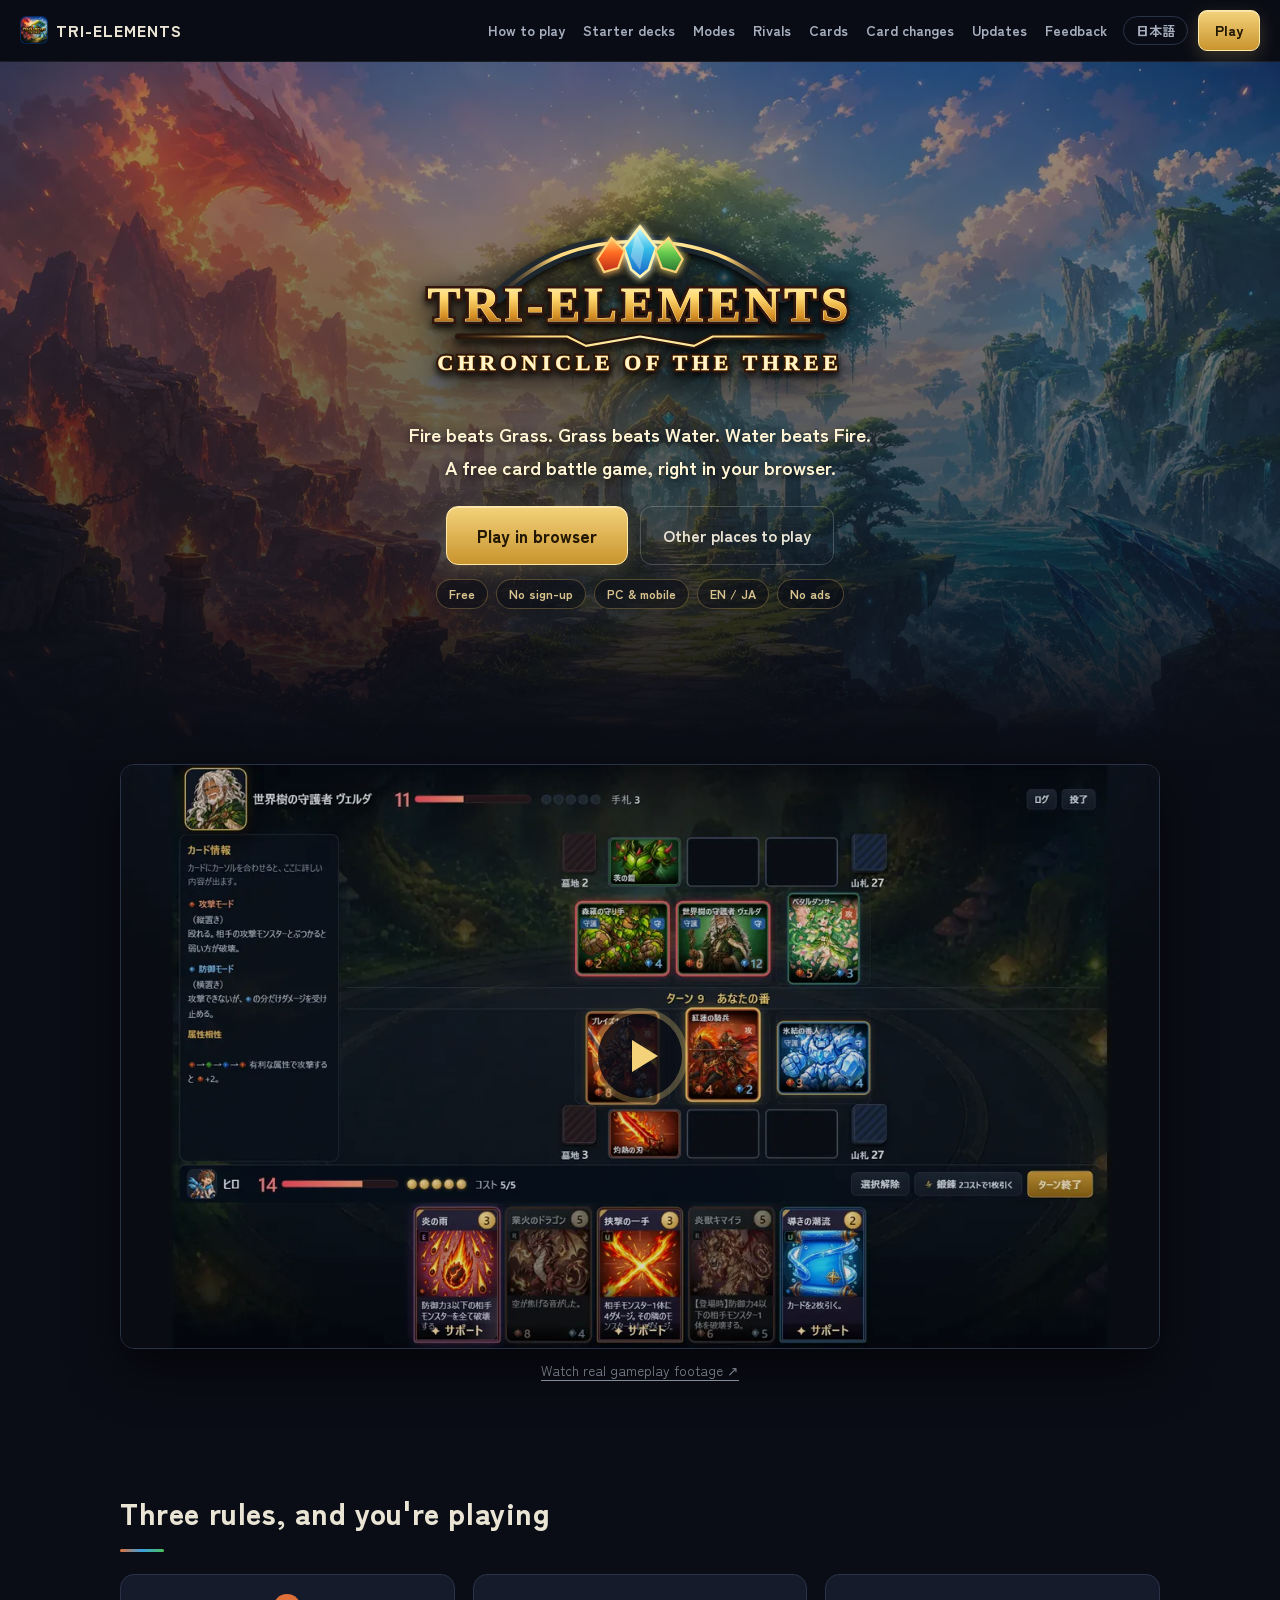
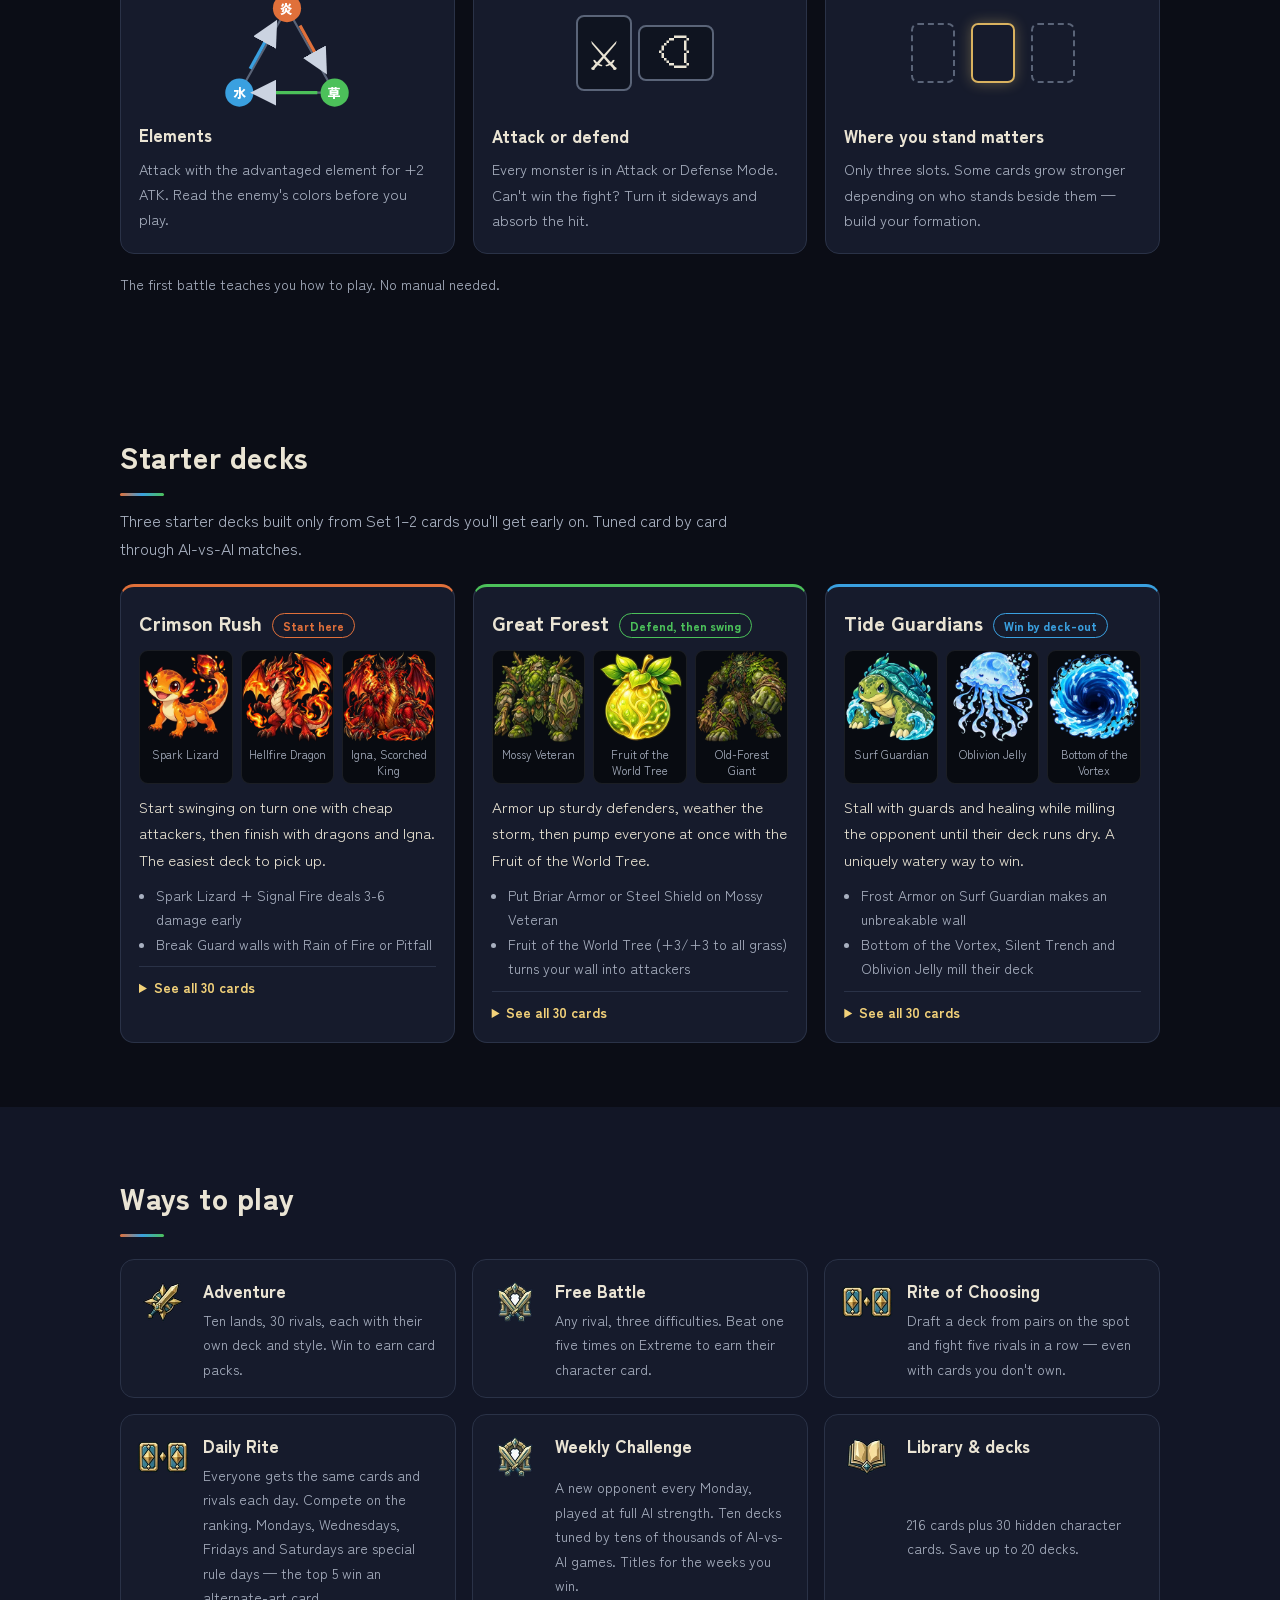
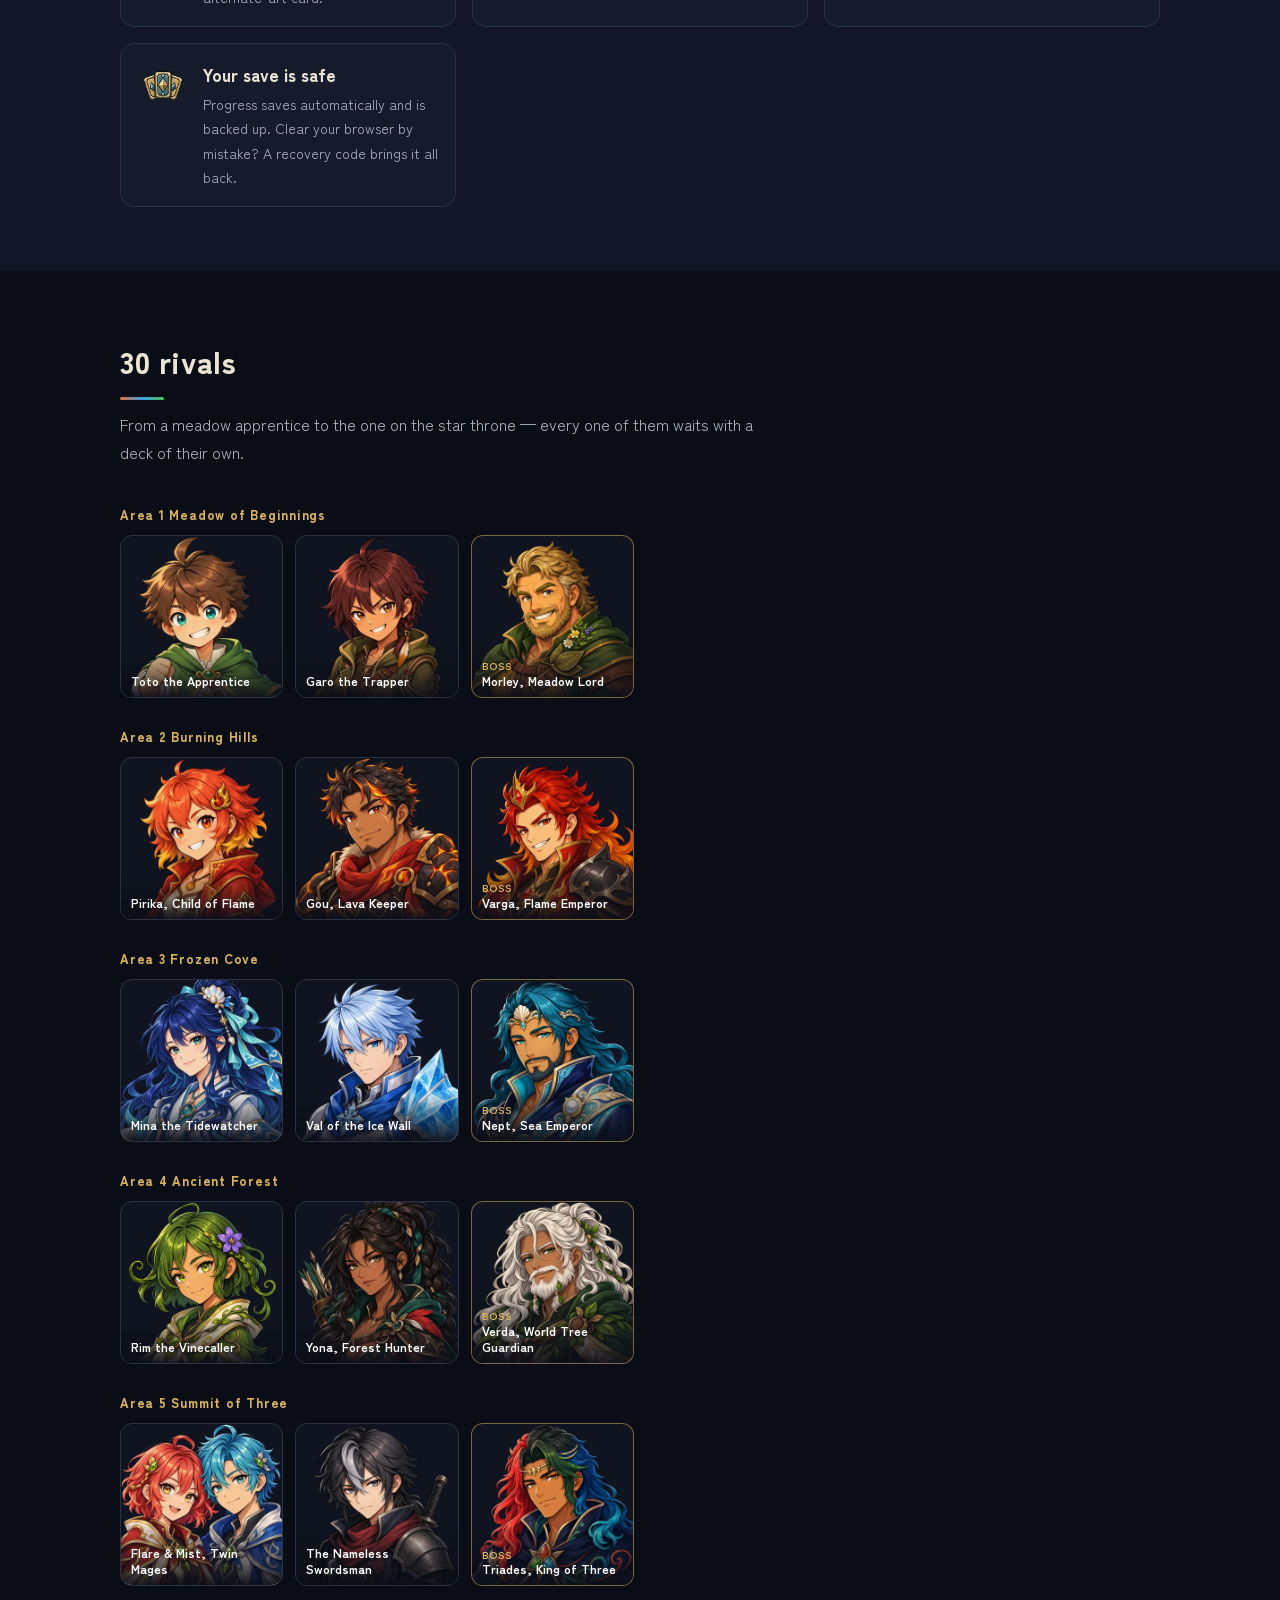
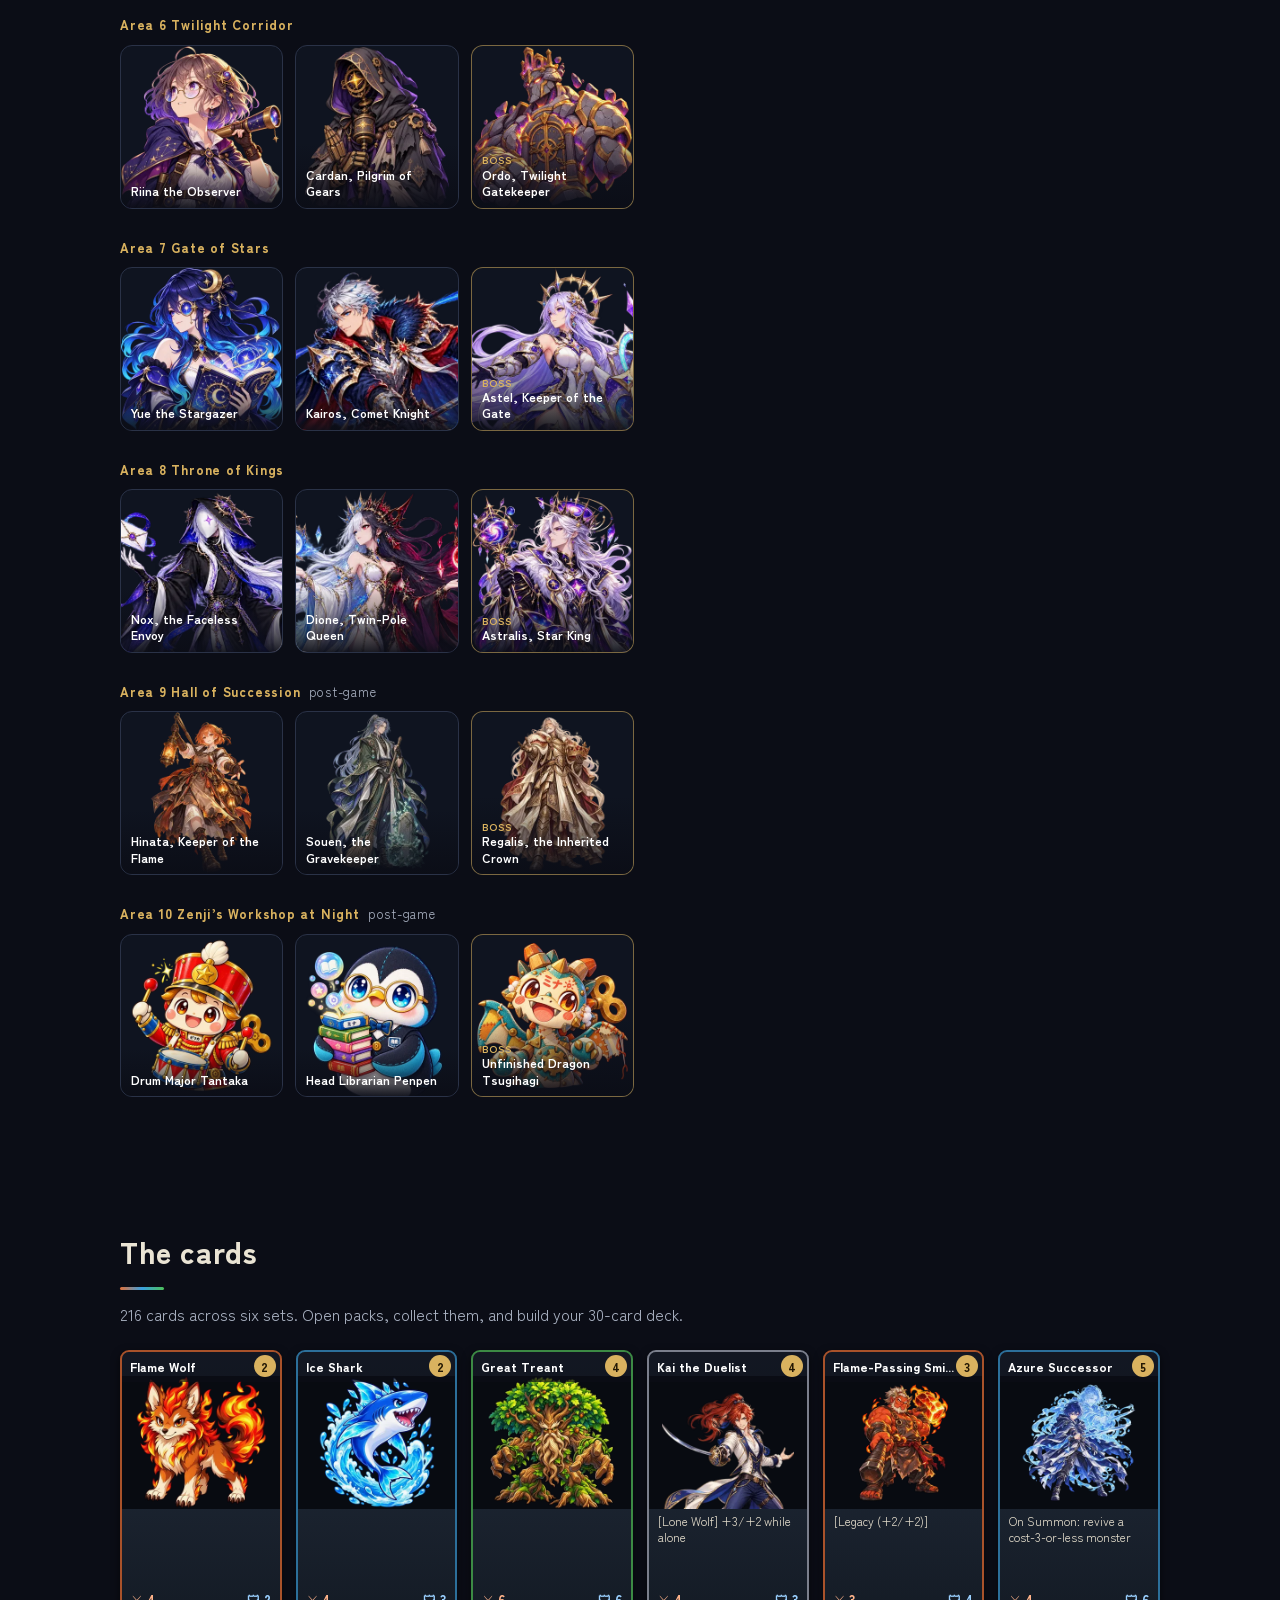
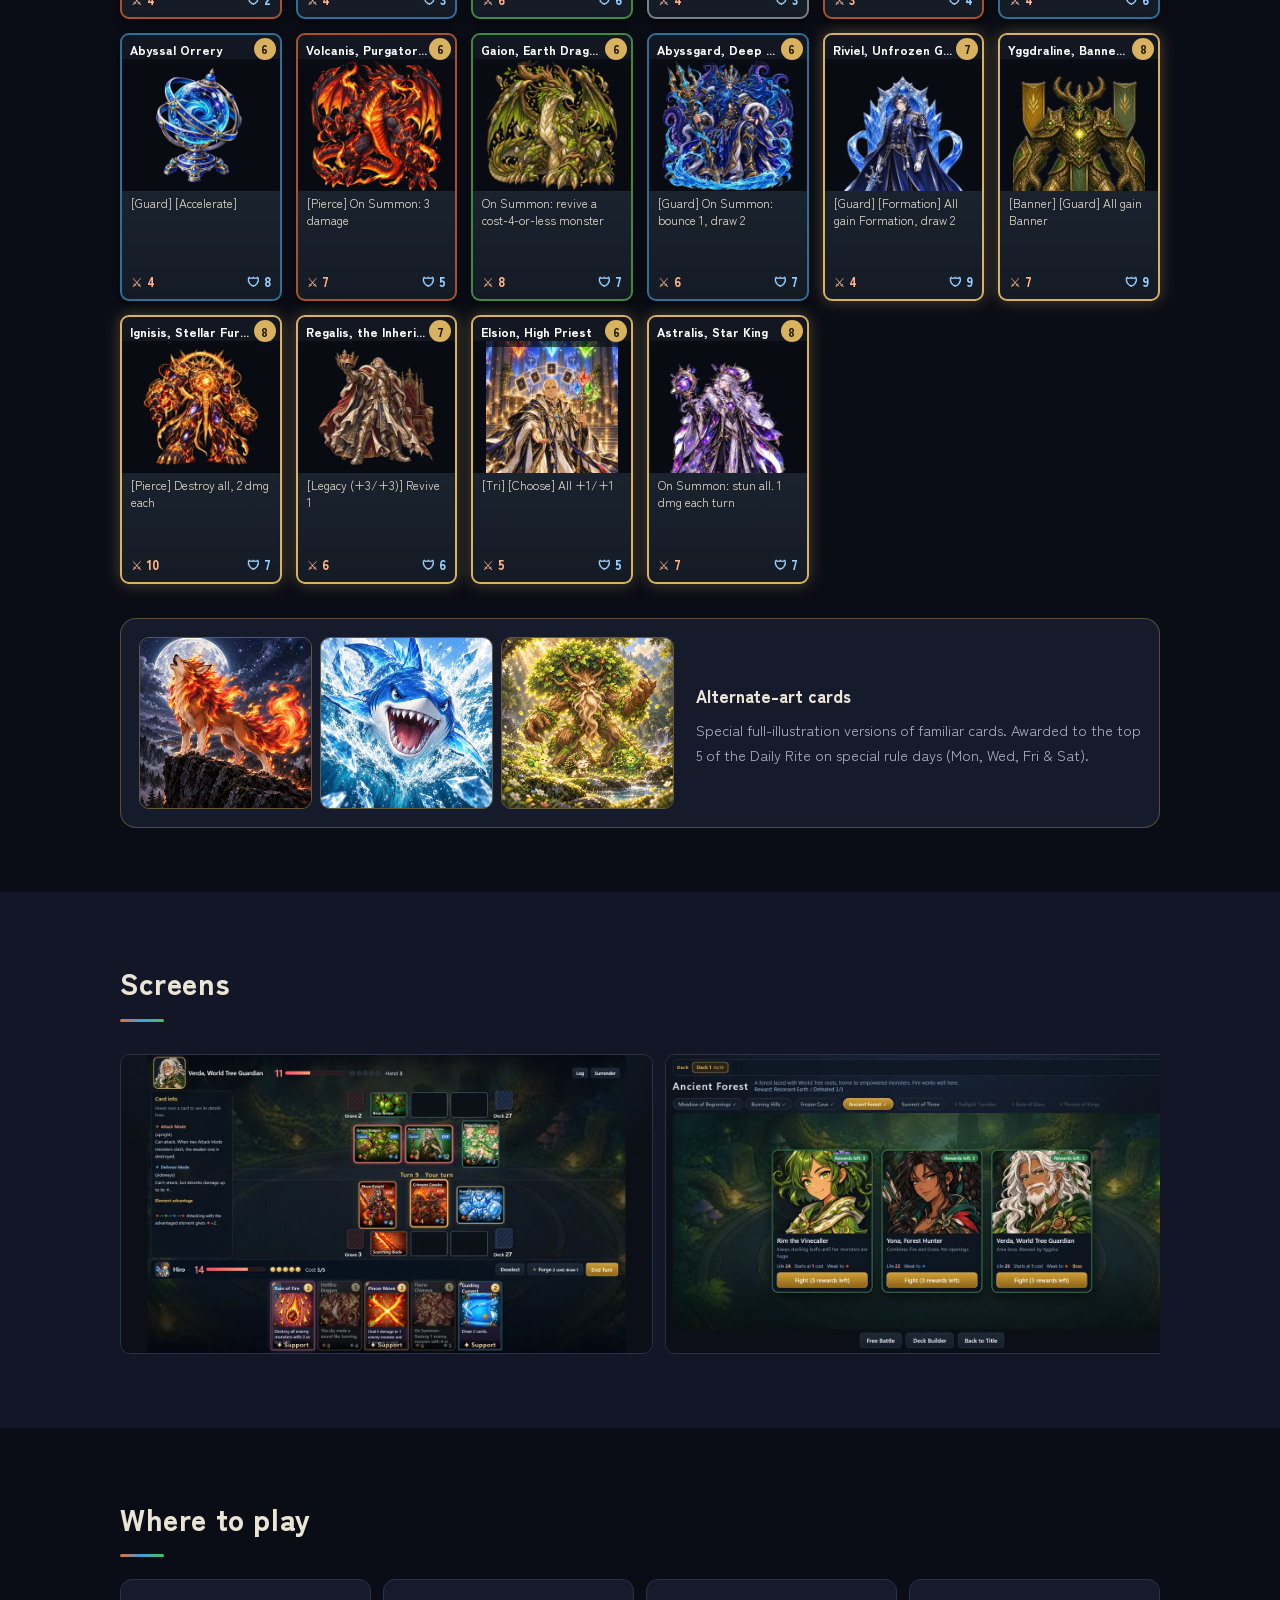
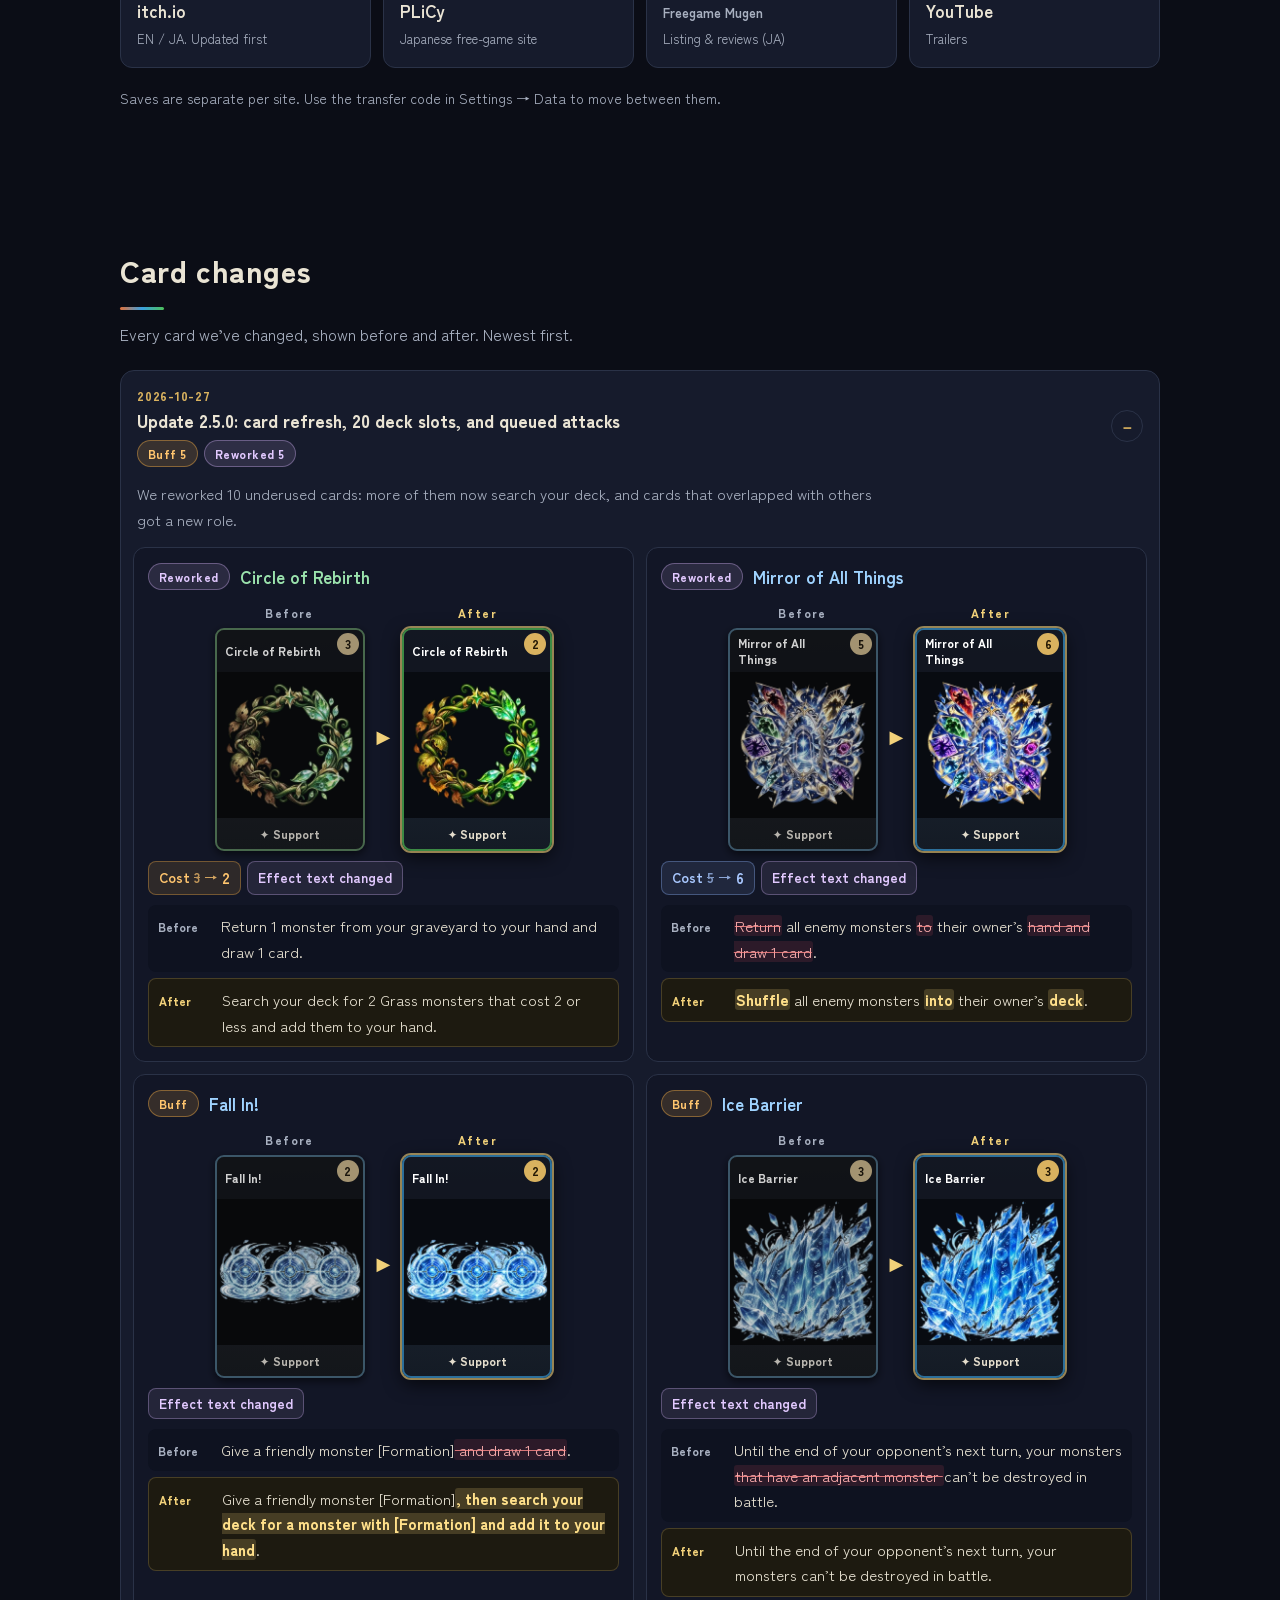
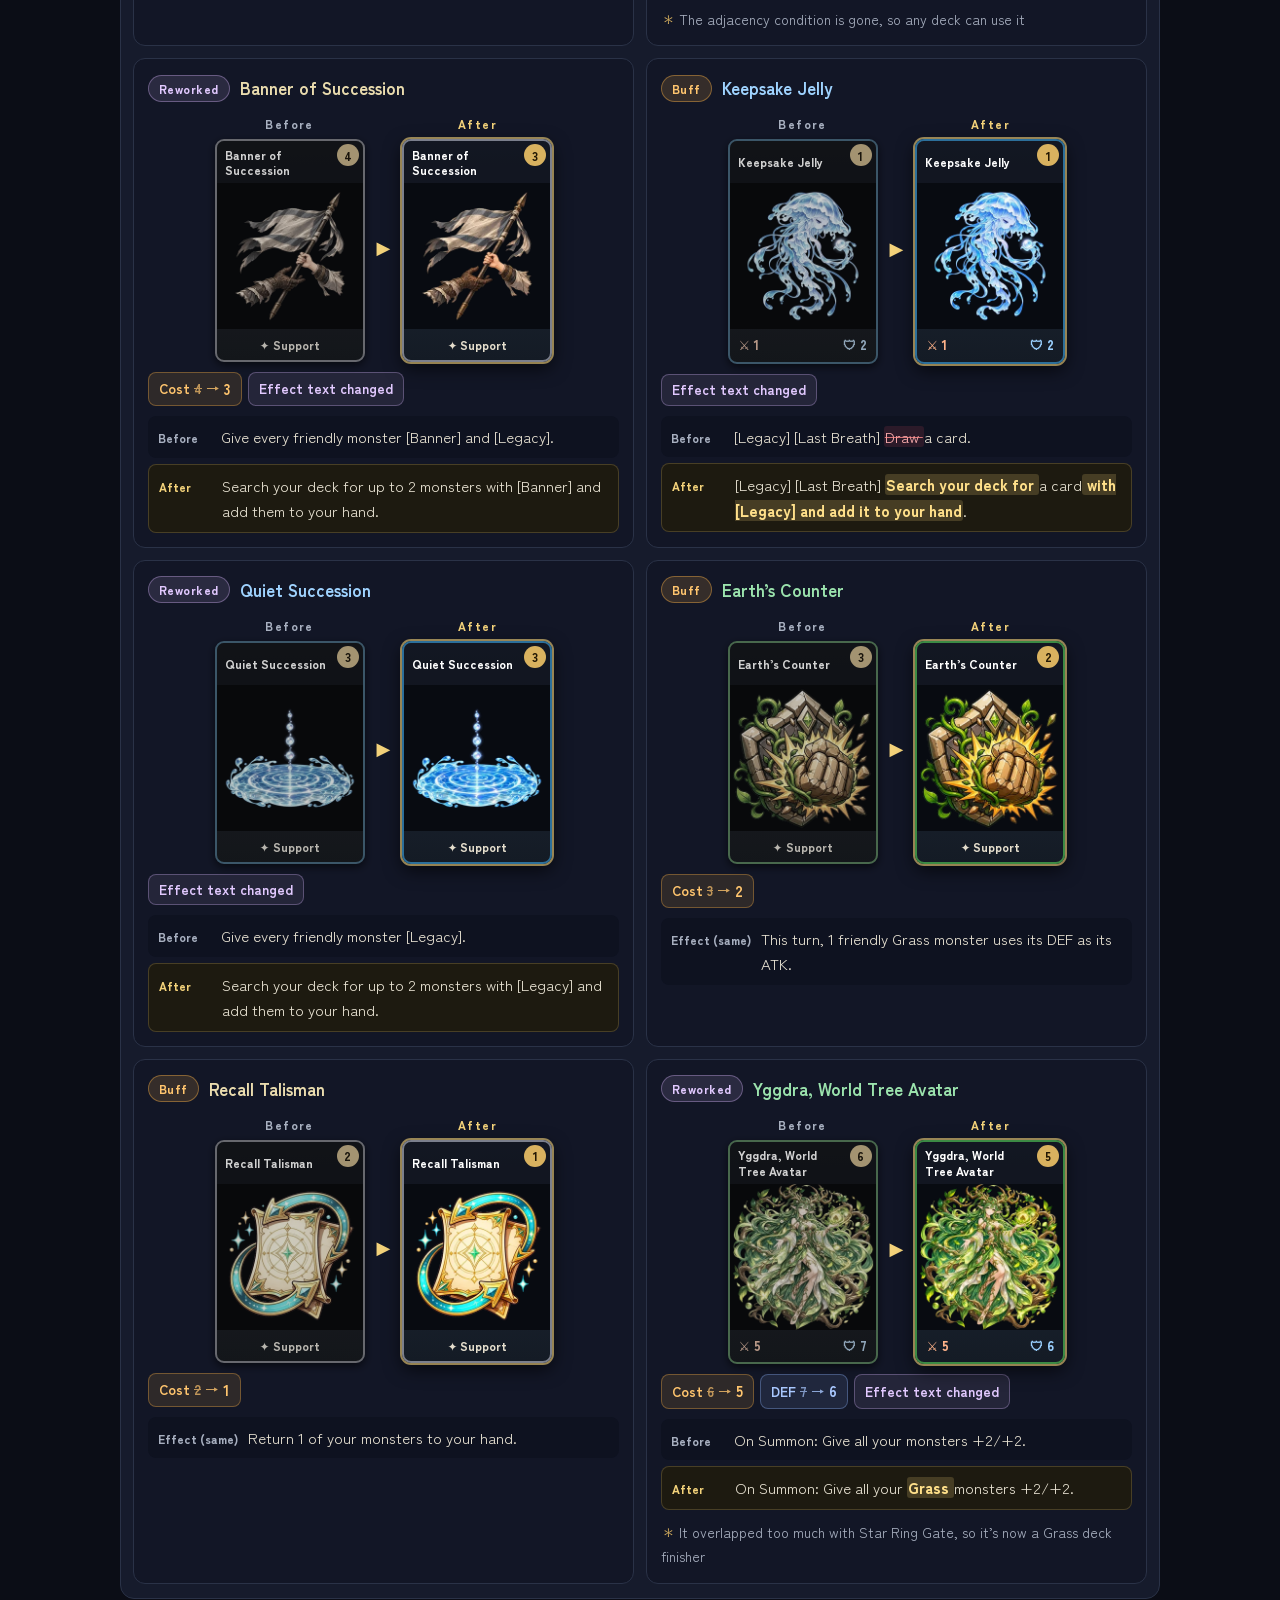
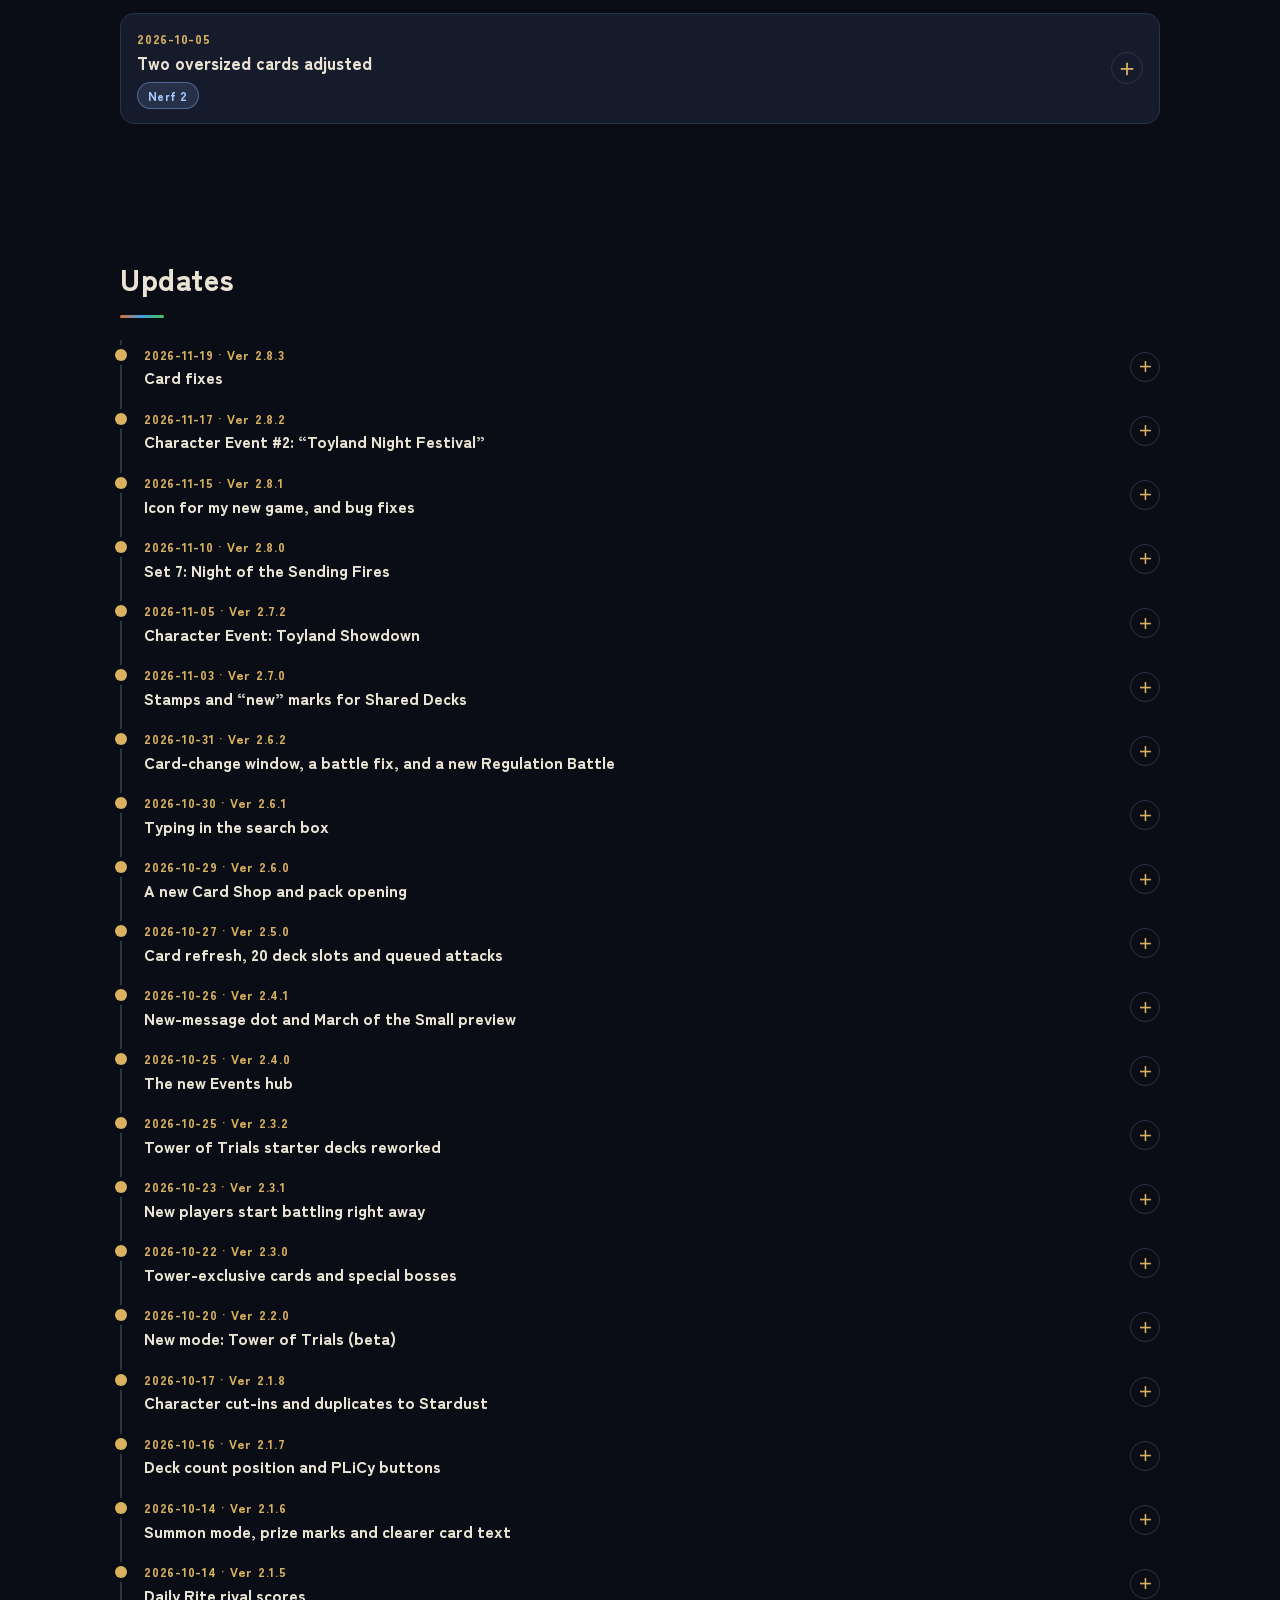
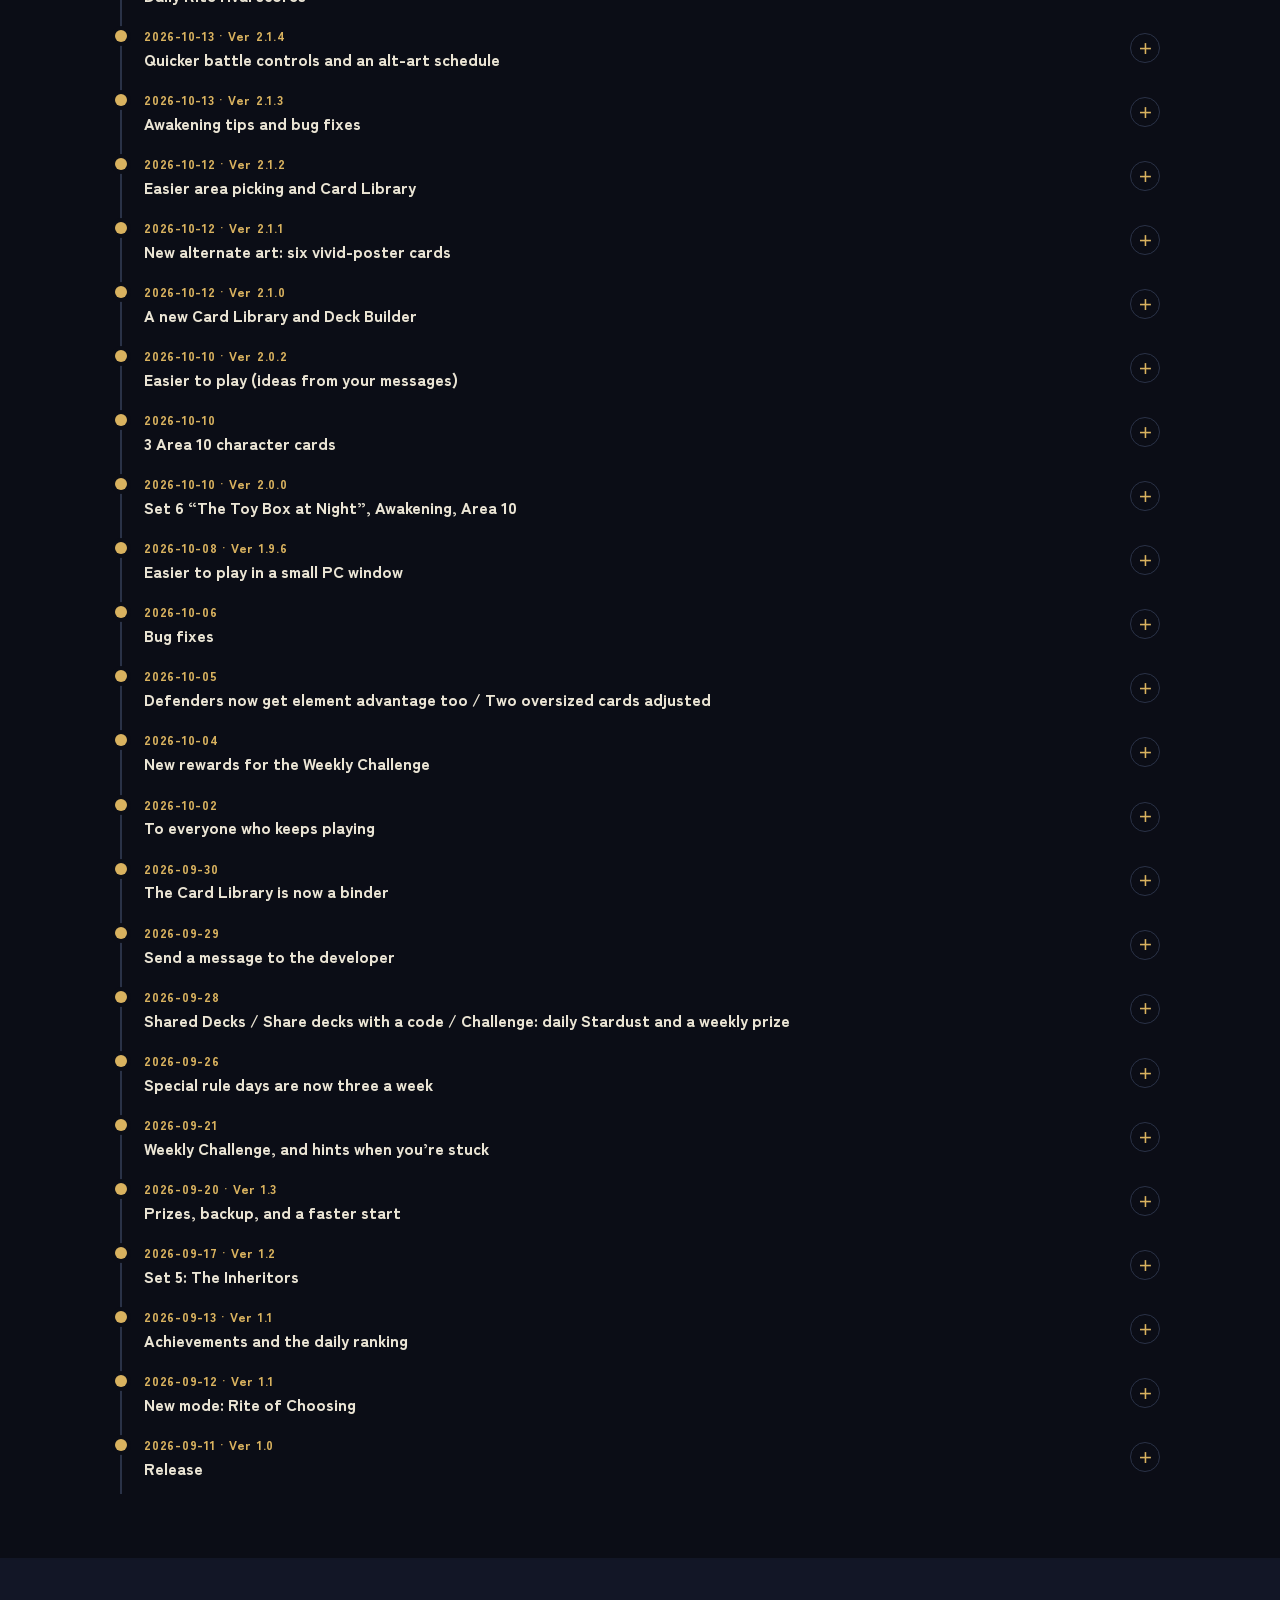
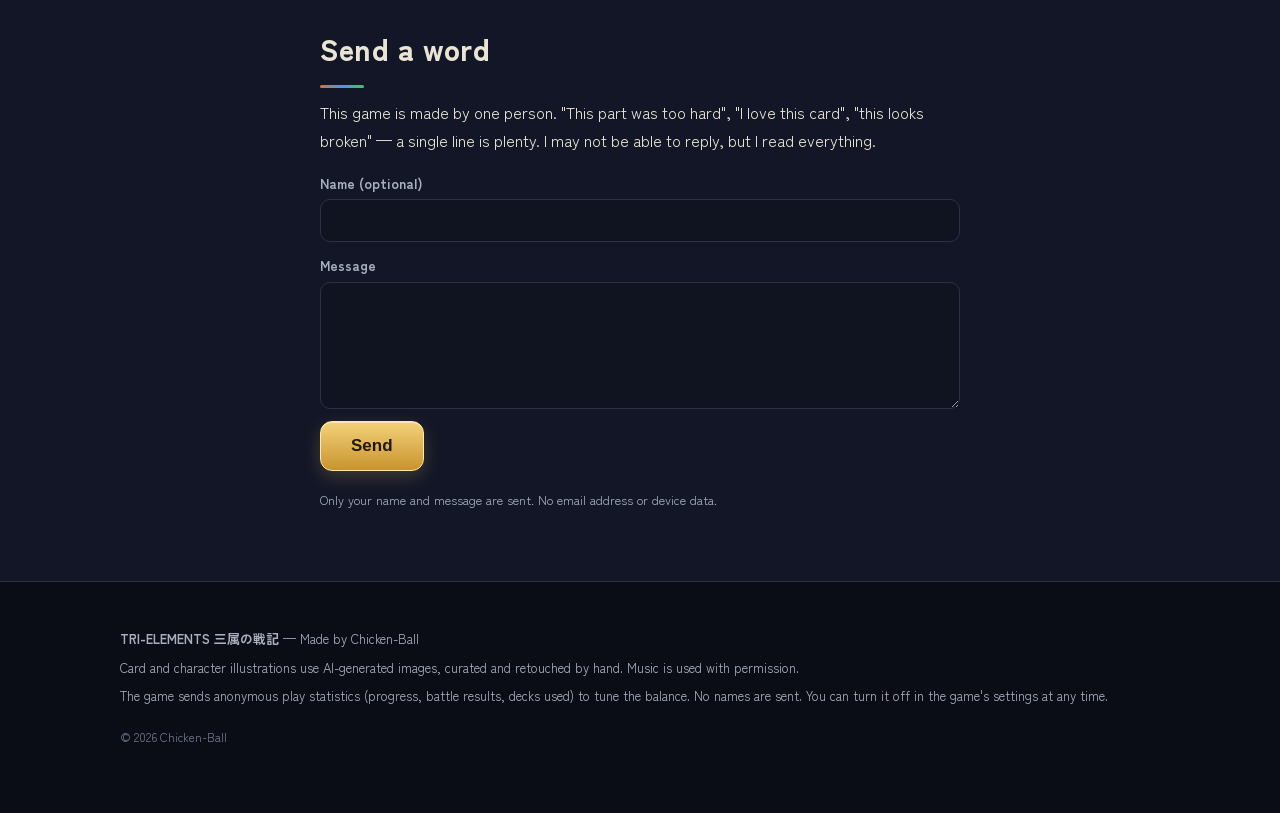
<file: index.html>
<!DOCTYPE html>
<html lang="ja">
<head>
<meta charset="UTF-8">
<meta name="viewport" content="width=device-width, initial-scale=1">
<title>TRI-ELEMENTS 三属の戦記｜ブラウザで遊べる無料カードバトル</title>
<meta name="description" content="炎・水・草の三属性で戦う、ブラウザで遊べる無料カードバトルゲーム。PC・スマホ対応、登録不要。A free browser card battle game with three elements.">
<meta property="og:title" content="TRI-ELEMENTS 三属の戦記">
<meta property="og:description" content="炎は草に、草は水に、水は炎に強い。ブラウザで遊べる無料カードバトル。">
<meta property="og:image" content="https://chicken-ball.github.io/assets/og.jpg">
<meta property="og:type" content="website">
<meta name="theme-color" content="#0b0d16">
<link rel="icon" href="favicon.png">
<link rel="preconnect" href="https://fonts.googleapis.com">
<link rel="preconnect" href="https://fonts.gstatic.com" crossorigin>
<link rel="stylesheet" href="https://fonts.googleapis.com/css2?family=Zen+Kaku+Gothic+New:wght@400;500;700;900&display=swap">
<link rel="stylesheet" href="style.css">
</head>
<body>

<header class="top">
  <a class="brand" href="#">
    <img src="favicon.png" alt="" width="28" height="28">
    <span>TRI-ELEMENTS</span>
  </a>
  <nav class="menu" id="menu">
    <a href="#how"><span lang="ja">遊び方</span><span lang="en">How to play</span></a>
    <a href="#decks"><span lang="ja">おすすめデッキ</span><span lang="en">Starter decks</span></a>
    <a href="#modes"><span lang="ja">モード</span><span lang="en">Modes</span></a>
    <a href="#rivals"><span lang="ja">ライバル</span><span lang="en">Rivals</span></a>
    <a href="#cards"><span lang="ja">カード</span><span lang="en">Cards</span></a>
    <a href="#balance"><span lang="ja">カードの調整</span><span lang="en">Card changes</span></a>
    <a href="#updates"><span lang="ja">更新履歴</span><span lang="en">Updates</span></a>
    <a href="#voice"><span lang="ja">声を届ける</span><span lang="en">Feedback</span></a>
  </nav>
  <div class="tools">
    <button class="lang" id="langbtn" type="button" aria-label="Language">EN</button>
    <button class="burger" id="burger" type="button" aria-label="Menu" aria-controls="menu" aria-expanded="false"><span></span><span></span><span></span></button>
    <a class="play small" id="playtop" href="https://chicken-ball.itch.io/tri-elements" target="_blank" rel="noopener"><span lang="ja">遊ぶ</span><span lang="en">Play</span></a>
  </div>
</header>

<!-- ===== ヒーロー ===== -->
<section class="hero">
  <div class="hero-bg"></div>
  <div class="hero-in">
    <img class="logo" src="assets/title-logo.svg" alt="TRI-ELEMENTS 三属の戦記" lang="ja" width="520" height="184">
    <img class="logo" src="assets/title-logo-en.svg" alt="TRI-ELEMENTS: Chronicle of the Three" lang="en" width="520" height="184">
    <p class="lead" lang="ja">炎は草に、草は水に、水は炎に強い。<br>三つの力で戦う、ブラウザで遊べる無料カードバトル。</p>
    <p class="lead" lang="en">Fire beats Grass. Grass beats Water. Water beats Fire.<br>A free card battle game, right in your browser.</p>
    <div class="cta">
      <a class="play" id="playmain" href="https://chicken-ball.itch.io/tri-elements" target="_blank" rel="noopener">
        <span lang="ja">ブラウザで遊ぶ</span><span lang="en">Play in browser</span>
      </a>
      <a class="ghost" href="#where"><span lang="ja">ほかの遊べる場所</span><span lang="en">Other places to play</span></a>
    </div>
    <ul class="badges">
      <li lang="ja">無料</li><li lang="en">Free</li>
      <li lang="ja">登録不要</li><li lang="en">No sign-up</li>
      <li lang="ja">PC・スマホ</li><li lang="en">PC &amp; mobile</li>
      <li lang="ja">日本語／英語</li><li lang="en">EN / JA</li>
      <li lang="ja">広告なし</li><li lang="en">No ads</li>
    </ul>
  </div>
</section>

<!-- ===== 動画 ===== -->
<section class="video">
  <div class="wrap">
    <div class="yt" id="yt" data-ja="yBgnSmdAbbs" data-en="oS2bE16IE30" data-play="D_M2Em2y4sg">
      <img src="assets/shots/ja-02-battle.webp" alt="" loading="lazy">
      <button type="button" aria-label="Play trailer"><i></i></button>
    </div>
    <p class="vnote"><a href="https://youtu.be/D_M2Em2y4sg" target="_blank" rel="noopener"><span lang="ja">実際のプレイ動画も見る ↗</span><span lang="en">Watch real gameplay footage ↗</span></a></p>
  </div>
</section>

<!-- ===== 遊び方 ===== -->
<section id="how" class="how">
  <div class="wrap">
    <h2><span lang="ja">3つのルールで、遊べます</span><span lang="en">Three rules, and you're playing</span></h2>
    <div class="rules">
      <article>
        <svg class="tri" viewBox="0 0 120 110" aria-hidden="true">
          <path d="M60 14 L104 92 L16 92 Z" fill="none" stroke="#5a6478" stroke-width="2"/>
          <circle cx="60" cy="14" r="13" fill="#e0703a"/><circle cx="104" cy="92" r="13" fill="#4cc15a"/><circle cx="16" cy="92" r="13" fill="#3aa0e0"/>
          <text x="60" y="19" text-anchor="middle" font-size="12" fill="#fff" font-weight="900">炎</text>
          <text x="104" y="97" text-anchor="middle" font-size="12" fill="#fff" font-weight="900">草</text>
          <text x="16" y="97" text-anchor="middle" font-size="12" fill="#fff" font-weight="900">水</text>
          <path d="M72 30 L94 70" stroke="#e0703a" stroke-width="3" marker-end="url(#ar)"/>
          <path d="M88 92 L32 92" stroke="#4cc15a" stroke-width="3" marker-end="url(#ar)"/>
          <path d="M26 70 L48 30" stroke="#3aa0e0" stroke-width="3" marker-end="url(#ar)"/>
          <defs><marker id="ar" markerWidth="8" markerHeight="8" refX="6" refY="4" orient="auto"><path d="M0 0 L8 4 L0 8 Z" fill="#cbd3e1"/></marker></defs>
        </svg>
        <h3><span lang="ja">属性の相性</span><span lang="en">Elements</span></h3>
        <p lang="ja">有利な属性で攻撃すると、攻撃力+2。相手の色を見て、誰を出すか決めます。</p>
        <p lang="en">Attack with the advantaged element for +2 ATK. Read the enemy's colors before you play.</p>
      </article>
      <article>
        <div class="mode-pic"><span class="card-atk">⚔</span><span class="card-def">🛡</span></div>
        <h3><span lang="ja">攻めるか、守るか</span><span lang="en">Attack or defend</span></h3>
        <p lang="ja">モンスターは攻撃モードか防御モード。殴り合いで勝てない相手には、横に倒して受け止めます。</p>
        <p lang="en">Every monster is in Attack or Defense Mode. Can't win the fight? Turn it sideways and absorb the hit.</p>
      </article>
      <article>
        <div class="mode-pic slots"><i></i><i class="mid"></i><i></i></div>
        <h3><span lang="ja">並び順が勝敗を分ける</span><span lang="en">Where you stand matters</span></h3>
        <p lang="ja">場は3枠だけ。隣に誰がいるかで強さが変わるカードで、陣形を組み立てます。</p>
        <p lang="en">Only three slots. Some cards grow stronger depending on who stands beside them — build your formation.</p>
      </article>
    </div>
    <p class="note" lang="ja">最初の対戦が、遊び方を教えてくれます。説明書は要りません。</p>
    <p class="note" lang="en">The first battle teaches you how to play. No manual needed.</p>
  </div>
</section>

<!-- ===== モード ===== -->
<!-- ===== おすすめデッキ（2026-09-22） ===== -->
<section id="decks" class="decks">
  <div class="wrap">
    <h2><span lang="ja">おすすめデッキ</span><span lang="en">Starter decks</span></h2>
    <p class="sub" lang="ja">最初のパックで集まる第1〜2弾のカードだけで組める、入門デッキを3つ。AI同士の対戦で1枚ずつ入れ替えて強くしました。</p>
    <p class="sub" lang="en">Three starter decks built only from Set 1–2 cards you'll get early on. Tuned card by card through AI-vs-AI matches.</p>
    <div id="deckgrid" class="deckgrid"></div>
  </div>
</section>

<section id="modes" class="modes">
  <div class="wrap">
    <h2><span lang="ja">遊べるモード</span><span lang="en">Ways to play</span></h2>
    <div class="grid modes-grid">
      <article><img src="assets/icons/icon_adventure.webp" alt="" loading="lazy"><h3><span lang="ja">冒険</span><span lang="en">Adventure</span></h3><p lang="ja">10のエリア、30人のライバル。それぞれが自分のデッキと戦い方を持っています。勝つとパックがもらえます。</p><p lang="en">Ten lands, 30 rivals, each with their own deck and style. Win to earn card packs.</p></article>
      <article><img src="assets/icons/icon_freebattle.webp" alt="" loading="lazy"><h3><span lang="ja">フリーバトル</span><span lang="en">Free Battle</span></h3><p lang="ja">好きな相手と、3段階の難しさで。「極」で5回勝つと、そのキャラクターのカードが手に入ります。</p><p lang="en">Any rival, three difficulties. Beat one five times on Extreme to earn their character card.</p></article>
      <article><img src="assets/icons/icon_draft.webp" alt="" loading="lazy"><h3><span lang="ja">選定の儀</span><span lang="en">Rite of Choosing</span></h3><p lang="ja">2枚1組から1枚を選んでその場でデッキを組み、5人と連戦。持っていないカードも使えます。</p><p lang="en">Draft a deck from pairs on the spot and fight five rivals in a row — even with cards you don't own.</p></article>
      <article><img src="assets/icons/icon_draft.webp" alt="" loading="lazy"><h3><span lang="ja">今日の選定の儀</span><span lang="en">Daily Rite</span></h3><p lang="ja">毎日、全員が同じカード・同じ相手。その日の最高点でランキング。月・水・金・土曜は特別ルールの日で、5位までに絵違いカードの景品。</p><p lang="en">Everyone gets the same cards and rivals each day. Compete on the ranking. Mondays, Wednesdays, Fridays and Saturdays are special rule days — the top 5 win an alternate-art card.</p></article>
      <article><img src="assets/icons/icon_freebattle.webp" alt="" loading="lazy"><h3><span lang="ja">週替わりチャレンジ</span><span lang="en">Weekly Challenge</span></h3><p lang="ja">毎週月曜に相手が変わる、本気のAIとの一戦。相手はAI同士で何万回も戦わせて強くした10種類のデッキ。勝った週の数で称号がつきます。</p><p lang="en">A new opponent every Monday, played at full AI strength. Ten decks tuned by tens of thousands of AI-vs-AI games. Titles for the weeks you win.</p></article>
      <article><img src="assets/icons/icon_collection.webp" alt="" loading="lazy"><h3><span lang="ja">図鑑とデッキ</span><span lang="en">Library &amp; decks</span></h3><p lang="ja">全216種のカードと、隠しキャラクターカード30種。デッキは20個まで保存できます。</p><p lang="en">216 cards plus 30 hidden character cards. Save up to 20 decks.</p></article>
      <article><img src="assets/icons/icon_deck.webp" alt="" loading="lazy"><h3><span lang="ja">セーブの心配なし</span><span lang="en">Your save is safe</span></h3><p lang="ja">進行は自動で保存され、バックアップも自動。ブラウザのデータを消しても、復元コードで元に戻せます。</p><p lang="en">Progress saves automatically and is backed up. Clear your browser by mistake? A recovery code brings it all back.</p></article>
    </div>
  </div>
</section>

<!-- ===== ライバル ===== -->
<section id="rivals" class="rivals">
  <div class="wrap">
    <h2><span lang="ja">30人のライバル</span><span lang="en">30 rivals</span></h2>
    <p class="sub" lang="ja">草原の見習いから、星の王座に座る者まで。誰もが自分のデッキで待っています。</p>
    <p class="sub" lang="en">From a meadow apprentice to the one on the star throne — every one of them waits with a deck of their own.</p>
    <div id="rivalgrid" class="rivalgrid"></div>
  </div>
</section>

<!-- ===== カード ===== -->
<section id="cards" class="cards">
  <div class="wrap">
    <h2><span lang="ja">カード</span><span lang="en">The cards</span></h2>
    <p class="sub" lang="ja">第1弾から第6弾まで、全216種。パックを開けて集め、30枚のデッキを組みます。</p>
    <p class="sub" lang="en">216 cards across six sets. Open packs, collect them, and build your 30-card deck.</p>
    <div id="cardgrid" class="cardgrid"></div>
    <div class="alt">
      <div class="alt-pics">
        <img src="assets/alt/f03.webp" alt="" loading="lazy"><img src="assets/alt/w03.webp" alt="" loading="lazy"><img src="assets/alt/g07.webp" alt="" loading="lazy">
      </div>
      <div class="alt-text">
        <h3><span lang="ja">絵違いカード</span><span lang="en">Alternate-art cards</span></h3>
        <p lang="ja">背景まで描いた特別なイラストのカード。「今日の選定の儀」の特別ルールの日（月・水・金・土）に、ランキング5位までに入った人へ1枚ずつ。</p>
        <p lang="en">Special full-illustration versions of familiar cards. Awarded to the top 5 of the Daily Rite on special rule days (Mon, Wed, Fri &amp; Sat).</p>
      </div>
    </div>
  </div>
</section>

<!-- ===== スクリーンショット ===== -->
<section class="shots">
  <div class="wrap">
    <h2><span lang="ja">画面</span><span lang="en">Screens</span></h2>
    <div class="shotrow" id="shotrow"></div>
  </div>
</section>

<!-- ===== 遊べる場所 ===== -->
<section id="where" class="where">
  <div class="wrap">
    <h2><span lang="ja">遊べる場所</span><span lang="en">Where to play</span></h2>
    <div class="places">
      <a href="https://chicken-ball.itch.io/tri-elements" target="_blank" rel="noopener"><b>itch.io</b><span lang="ja">日本語／英語。更新がいちばん早い</span><span lang="en">EN / JA. Updated first</span></a>
      <a href="https://plicy.net/GamePlay/237147" target="_blank" rel="noopener" id="plicylink"><b>PLiCy</b><span lang="ja">日本のフリーゲーム投稿サイト</span><span lang="en">Japanese free-game site</span></a>
      <a href="https://freegame-mugen.jp/browser/game_15439.html" target="_blank" rel="noopener"><b><span lang="ja">フリーゲーム夢現</span><span lang="en">Freegame Mugen</span></b><span lang="ja">紹介ページとレビュー</span><span lang="en">Listing &amp; reviews (JA)</span></a>
      <a href="https://www.youtube.com/channel/UCMPZ3TIDnj241pJzRtJsGNg" target="_blank" rel="noopener"><b>YouTube</b><span lang="ja">紹介動画</span><span lang="en">Trailers</span></a>
    </div>
    <p class="note" lang="ja">セーブは遊んだ場所ごとに別です。別の場所へ移るときは、設定→データの「引き継ぎコード」を使ってください。</p>
    <p class="note" lang="en">Saves are separate per site. Use the transfer code in Settings → Data to move between them.</p>
  </div>
</section>

<!-- ===== カードの調整（中身は balance.js。ゲームの src/game/balance_notes.js から tools/site_balance.mjs で作る） ===== -->
<section id="balance" class="balance">
  <div class="wrap">
    <h2><span lang="ja">カードの調整</span><span lang="en">Card changes</span></h2>
    <p class="sub" lang="ja">カードの効果や数字を変えたときの、調整前と調整後です。新しいものが上です。</p>
    <p class="sub" lang="en">Every card we’ve changed, shown before and after. Newest first.</p>
    <div id="ballist" class="ballist"></div>
  </div>
</section>

<!-- ===== 更新履歴 ===== -->
<section id="updates" class="updates">
  <div class="wrap">
    <h2><span lang="ja">更新履歴</span><span lang="en">Updates</span></h2>
    <ol class="timeline" id="timeline"></ol>
  </div>
</section>

<!-- ===== 声を届ける ===== -->
<section id="voice" class="voice">
  <div class="wrap narrow">
    <h2><span lang="ja">声を届ける</span><span lang="en">Send a word</span></h2>
    <p lang="ja">このゲームは、ひとりで作っています。「ここが難しかった」「このカードが好き」「ここが変」——ひとことで十分です。返事はできないことが多いですが、ぜんぶ読みます。</p>
    <p lang="en">This game is made by one person. "This part was too hard", "I love this card", "this looks broken" — a single line is plenty. I may not be able to reply, but I read everything.</p>
    <form id="voiceform" novalidate>
      <label><span lang="ja">名前（任意）</span><span lang="en">Name (optional)</span><input type="text" name="name" maxlength="40" autocomplete="nickname"></label>
      <label><span lang="ja">内容</span><span lang="en">Message</span><textarea name="msg" maxlength="2000" rows="5" required></textarea></label>
      <input type="text" name="hp" class="hp" tabindex="-1" autocomplete="off" aria-hidden="true">
      <div class="formrow">
        <button class="play" type="submit"><span lang="ja">送る</span><span lang="en">Send</span></button>
        <span class="formmsg" id="formmsg" aria-live="polite"></span>
      </div>
      <p class="tiny" lang="ja">名前と内容だけが作者に届きます。メールアドレスや端末の情報は送られません。</p>
      <p class="tiny" lang="en">Only your name and message are sent. No email address or device data.</p>
    </form>
  </div>
</section>

<footer class="foot">
  <div class="wrap">
    <div class="credits">
      <p><b>TRI-ELEMENTS 三属の戦記</b> — <span lang="ja">企画・制作</span><span lang="en">Made by</span> Chicken-Ball</p>
      <p lang="ja">カードとキャラクターのイラストにはAI生成画像を使い、人の手で選定・修正しています。音楽は制作者が許諾を得て使用しています。</p>
      <p lang="en">Card and character illustrations use AI-generated images, curated and retouched by hand. Music is used with permission.</p>
      <p lang="ja">ゲームは、難しさとカードの調整のために匿名の遊び方データ（どこまで進んだか・対戦の結果・使ったデッキ）を送ります。名前は送りません。ゲーム内の設定でいつでも止められます。</p>
      <p lang="en">The game sends anonymous play statistics (progress, battle results, decks used) to tune the balance. No names are sent. You can turn it off in the game's settings at any time.</p>
    </div>
    <p class="copy">© 2026 Chicken-Ball</p>
  </div>
</footer>

<script src="decks.js"></script>
<script src="balance.js"></script>
<script src="app.js"></script>
</body>
</html>
</file>
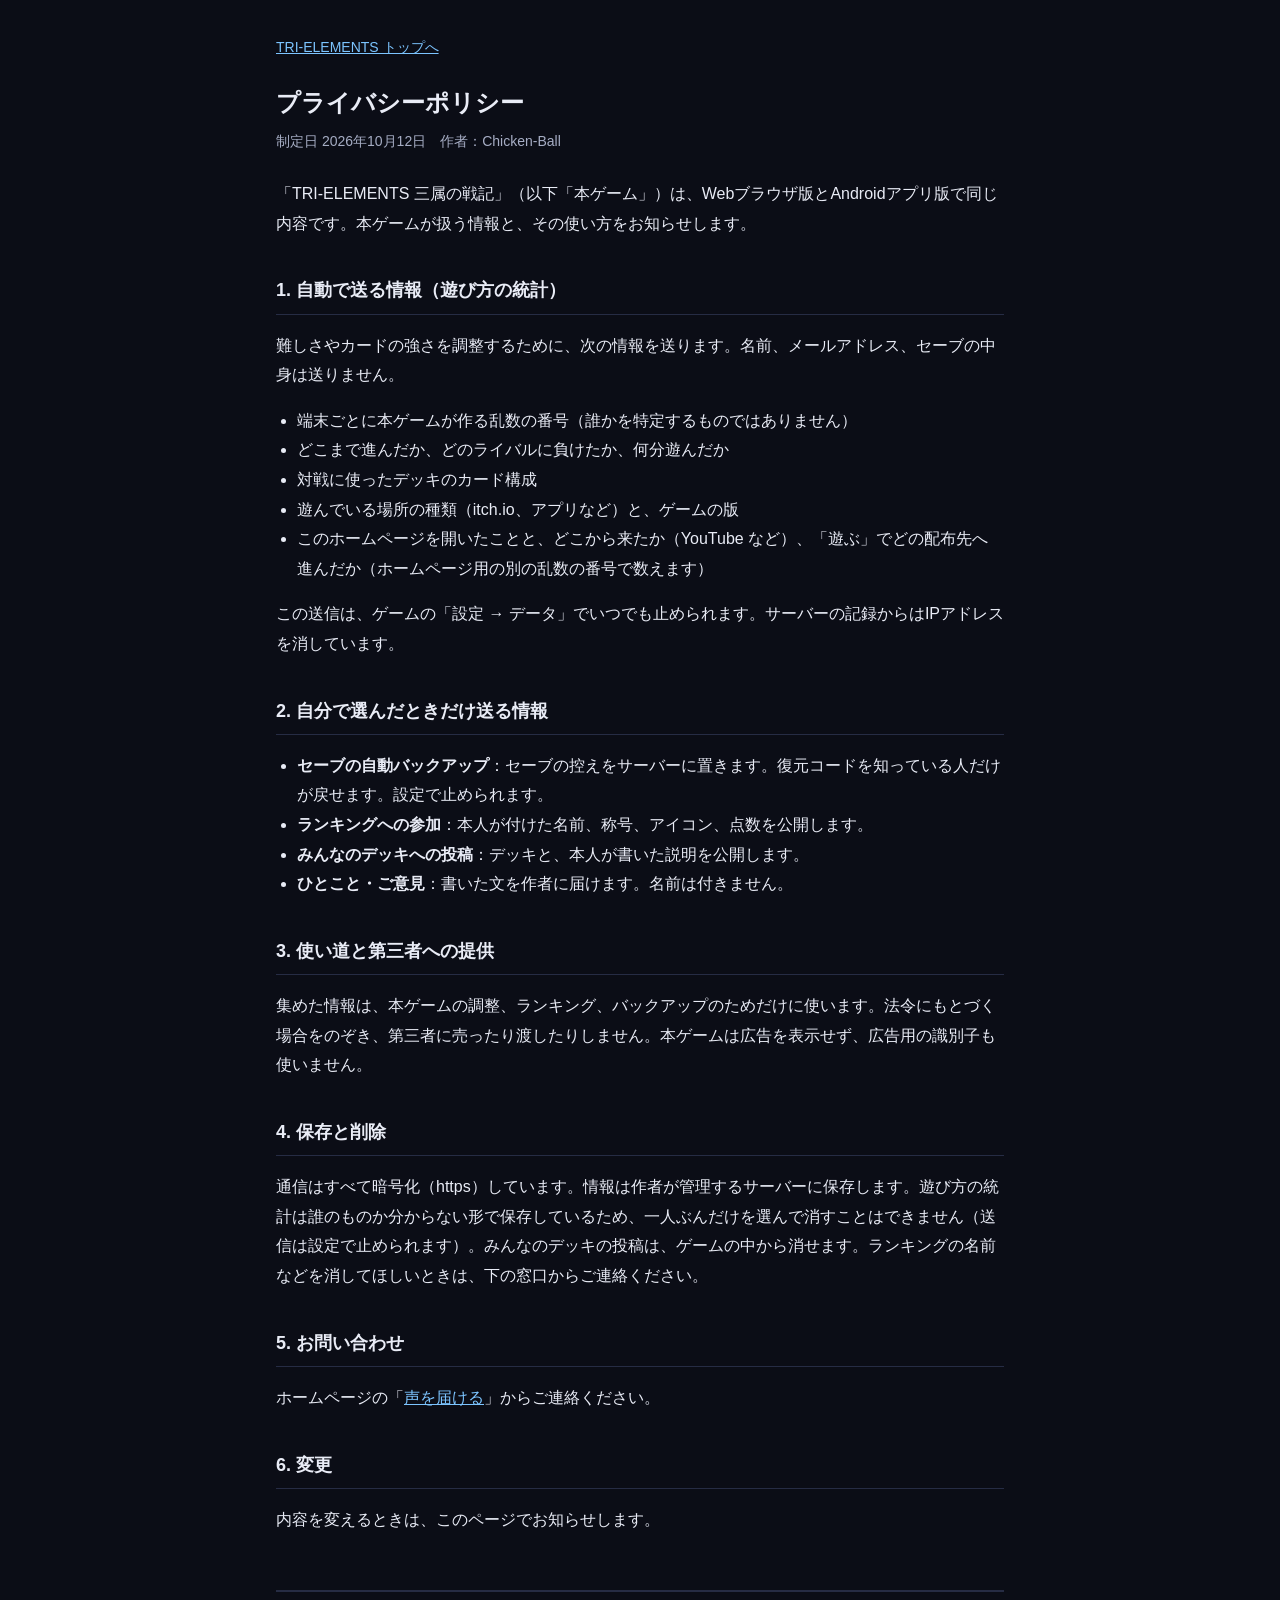
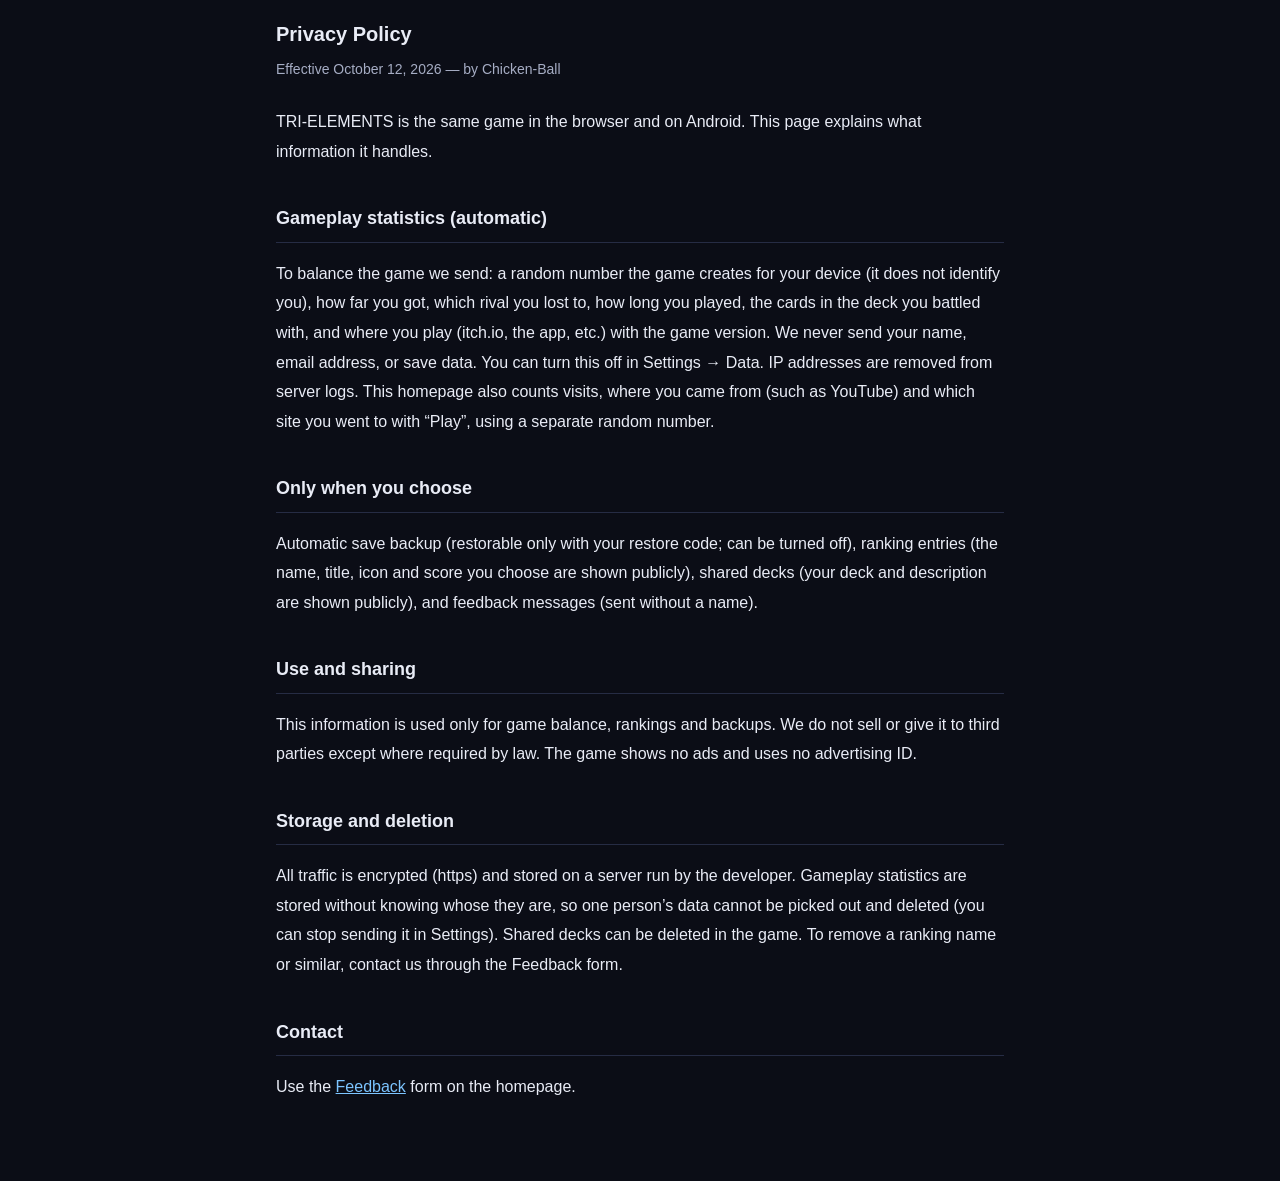
<file: privacy.html>
<!DOCTYPE html>
<html lang="ja">
<head>
<meta charset="UTF-8">
<meta name="viewport" content="width=device-width, initial-scale=1">
<title>プライバシーポリシー｜TRI-ELEMENTS</title>
<meta name="robots" content="noindex">
<link rel="icon" href="favicon.png">
<style>
  :root { --bg:#0b0d16; --panel:#141827; --ink:#e9ecf6; --sub:#a6adc4; --line:#262c44; --accent:#7cc4ff; }
  * { box-sizing:border-box; }
  body { margin:0; background:var(--bg); color:var(--ink); font:16px/1.85 "Zen Kaku Gothic New","Hiragino Sans","Yu Gothic",sans-serif; }
  main { max-width:760px; margin:0 auto; padding:32px 16px 64px; }
  h1 { font-size:24px; margin:0 0 4px; }
  h2 { font-size:18px; margin:36px 0 8px; padding-bottom:6px; border-bottom:1px solid var(--line); }
  p, li { color:var(--ink); }
  .date { color:var(--sub); font-size:14px; margin:0 0 24px; }
  ul { padding-left:1.3em; }
  a { color:var(--accent); }
  .en { margin-top:56px; padding-top:24px; border-top:2px solid var(--line); }
  .en h1 { font-size:20px; }
  .back { display:inline-block; margin-bottom:20px; font-size:14px; }
</style>
</head>
<body>
<main>
<a class="back" href="./">TRI-ELEMENTS トップへ</a>
<h1>プライバシーポリシー</h1>
<p class="date">制定日 2026年10月12日　作者：Chicken-Ball</p>

<p>「TRI-ELEMENTS 三属の戦記」（以下「本ゲーム」）は、Webブラウザ版とAndroidアプリ版で同じ内容です。本ゲームが扱う情報と、その使い方をお知らせします。</p>

<h2>1. 自動で送る情報（遊び方の統計）</h2>
<p>難しさやカードの強さを調整するために、次の情報を送ります。名前、メールアドレス、セーブの中身は送りません。</p>
<ul>
  <li>端末ごとに本ゲームが作る乱数の番号（誰かを特定するものではありません）</li>
  <li>どこまで進んだか、どのライバルに負けたか、何分遊んだか</li>
  <li>対戦に使ったデッキのカード構成</li>
  <li>遊んでいる場所の種類（itch.io、アプリなど）と、ゲームの版</li>
  <li>このホームページを開いたことと、どこから来たか（YouTube など）、「遊ぶ」でどの配布先へ進んだか（ホームページ用の別の乱数の番号で数えます）</li>
</ul>
<p>この送信は、ゲームの「設定 → データ」でいつでも止められます。サーバーの記録からはIPアドレスを消しています。</p>

<h2>2. 自分で選んだときだけ送る情報</h2>
<ul>
  <li><b>セーブの自動バックアップ</b>：セーブの控えをサーバーに置きます。復元コードを知っている人だけが戻せます。設定で止められます。</li>
  <li><b>ランキングへの参加</b>：本人が付けた名前、称号、アイコン、点数を公開します。</li>
  <li><b>みんなのデッキへの投稿</b>：デッキと、本人が書いた説明を公開します。</li>
  <li><b>ひとこと・ご意見</b>：書いた文を作者に届けます。名前は付きません。</li>
</ul>

<h2>3. 使い道と第三者への提供</h2>
<p>集めた情報は、本ゲームの調整、ランキング、バックアップのためだけに使います。法令にもとづく場合をのぞき、第三者に売ったり渡したりしません。本ゲームは広告を表示せず、広告用の識別子も使いません。</p>

<h2>4. 保存と削除</h2>
<p>通信はすべて暗号化（https）しています。情報は作者が管理するサーバーに保存します。遊び方の統計は誰のものか分からない形で保存しているため、一人ぶんだけを選んで消すことはできません（送信は設定で止められます）。みんなのデッキの投稿は、ゲームの中から消せます。ランキングの名前などを消してほしいときは、下の窓口からご連絡ください。</p>

<h2>5. お問い合わせ</h2>
<p>ホームページの「<a href="./#voice">声を届ける</a>」からご連絡ください。</p>

<h2>6. 変更</h2>
<p>内容を変えるときは、このページでお知らせします。</p>

<section class="en" lang="en">
<h1>Privacy Policy</h1>
<p class="date">Effective October 12, 2026 — by Chicken-Ball</p>
<p>TRI-ELEMENTS is the same game in the browser and on Android. This page explains what information it handles.</p>
<h2>Gameplay statistics (automatic)</h2>
<p>To balance the game we send: a random number the game creates for your device (it does not identify you), how far you got, which rival you lost to, how long you played, the cards in the deck you battled with, and where you play (itch.io, the app, etc.) with the game version. We never send your name, email address, or save data. You can turn this off in Settings → Data. IP addresses are removed from server logs. This homepage also counts visits, where you came from (such as YouTube) and which site you went to with “Play”, using a separate random number.</p>
<h2>Only when you choose</h2>
<p>Automatic save backup (restorable only with your restore code; can be turned off), ranking entries (the name, title, icon and score you choose are shown publicly), shared decks (your deck and description are shown publicly), and feedback messages (sent without a name).</p>
<h2>Use and sharing</h2>
<p>This information is used only for game balance, rankings and backups. We do not sell or give it to third parties except where required by law. The game shows no ads and uses no advertising ID.</p>
<h2>Storage and deletion</h2>
<p>All traffic is encrypted (https) and stored on a server run by the developer. Gameplay statistics are stored without knowing whose they are, so one person’s data cannot be picked out and deleted (you can stop sending it in Settings). Shared decks can be deleted in the game. To remove a ranking name or similar, contact us through the Feedback form.</p>
<h2>Contact</h2>
<p>Use the <a href="./#voice">Feedback</a> form on the homepage.</p>
</section>
</main>
</body>
</html>
</file>
<file: style.css>
/* TRI-ELEMENTS ホームページ。ゲームと同じ、夜の地に金の差し色。軽く、読みやすく。 */
:root{
  --bg:#0b0d16;--bg2:#121626;--panel:#161b2c;--line:#2a3247;
  --ink:#eae4d4;--sub:#a8b0c0;--gold:#d9b25f;--gold2:#f3d27a;
  --fire:#e0703a;--water:#3aa0e0;--grass:#4cc15a;
  --font:"Zen Kaku Gothic New","Hiragino Sans","Yu Gothic",system-ui,sans-serif;
}
*{box-sizing:border-box}
html{scroll-behavior:smooth;scroll-padding-top:64px}
body{margin:0;background:var(--bg);color:var(--ink);font:16px/1.75 var(--font);-webkit-font-smoothing:antialiased}
img{max-width:100%;display:block}
a{color:var(--gold2)}
h2{font-size:clamp(22px,3.4vw,30px);font-weight:900;letter-spacing:.02em;margin:0 0 10px;text-wrap:balance}
h2::after{content:"";display:block;width:44px;height:3px;margin-top:10px;background:linear-gradient(90deg,var(--fire),var(--water),var(--grass));border-radius:2px}
h3{font-size:17px;font-weight:900;margin:8px 0 4px}
p{margin:6px 0}
.wrap{max-width:1080px;margin:0 auto;padding:0 20px}
.wrap.narrow{max-width:680px}
section{padding:64px 0}
.sub{color:var(--sub);max-width:640px}
.note{color:var(--sub);font-size:14px;margin-top:18px}
.tiny{color:var(--sub);font-size:12.5px}

/* 言語：body[data-lang] に合わないほうを消す */
body [lang="en"]{display:none}  /* html 自体（lang="en" になる）を消さないよう body の中だけ */
body[data-lang="en"] [lang="en"]{display:revert}
body[data-lang="en"] [lang="ja"]{display:none}
body[data-lang="en"] span[lang="en"],body span[lang="ja"]{display:inline}
body[data-lang="en"] span[lang="ja"]{display:none}
body[data-lang="en"] img.logo[lang="en"]{display:block}
body[data-lang="en"] li[lang="en"]{display:inline-block}

/* ---- ヘッダー ---- */
.top{position:sticky;top:0;z-index:20;display:flex;align-items:center;gap:16px;padding:10px 20px;
  background:#0b0d16cc;backdrop-filter:blur(10px);border-bottom:1px solid #ffffff12}
.brand{display:flex;align-items:center;gap:8px;color:var(--ink);text-decoration:none;font-weight:900;letter-spacing:.06em}
.brand img{border-radius:6px}
.menu{display:flex;gap:18px;margin-left:auto;font-size:14px}
.menu a{color:var(--sub);text-decoration:none;font-weight:700;white-space:nowrap}
.menu a:hover{color:var(--ink)}
.tools{display:flex;align-items:center;gap:10px}
.lang{background:none;border:1px solid var(--line);color:var(--sub);border-radius:999px;padding:4px 12px;font:700 13px var(--font);cursor:pointer}
.lang:hover{color:var(--ink);border-color:var(--sub)}
/* メニューが8つになったので、狭いPCでは少し詰め、820px 以下は ≡ に（2026-10-30。前は 760〜800px で2行に折れていた） */
@media (max-width:1100px){ .menu{gap:13px;font-size:13.5px} }
/* スマホ：≡ で開くメニュー（2026-09-22） */
.burger{display:none;width:38px;height:34px;padding:8px 9px;border:1px solid var(--line);border-radius:9px;background:none;cursor:pointer;flex-direction:column;justify-content:space-between}
.burger span{display:block;height:2px;border-radius:2px;background:var(--ink);transition:transform .2s,opacity .2s}
.burger[aria-expanded="true"] span:nth-child(1){transform:translateY(7px) rotate(45deg)}
.burger[aria-expanded="true"] span:nth-child(2){opacity:0}
.burger[aria-expanded="true"] span:nth-child(3){transform:translateY(-7px) rotate(-45deg)}
.burger:focus-visible,.lang:focus-visible{outline:2px solid var(--gold2);outline-offset:2px}
@media (max-width:820px){
  .top{gap:10px;padding:10px 16px}
  .burger{display:flex}
  .tools{margin-left:auto}
  .menu{display:none;position:absolute;top:100%;left:0;right:0;margin:0;flex-direction:column;gap:0;padding:6px 16px 14px;
    background:#0b0d16f2;backdrop-filter:blur(10px);border-bottom:1px solid #ffffff1f;box-shadow:0 12px 24px #000a}
  .menu.open{display:flex}
  .menu a{padding:13px 4px;font-size:16px;border-bottom:1px solid #ffffff12;color:var(--ink)}
  .menu a:last-child{border-bottom:0}
}

/* ---- ボタン ---- */
.play{display:inline-flex;align-items:center;justify-content:center;gap:8px;padding:14px 30px;border-radius:12px;border:1px solid #ffe9a8;
  background:linear-gradient(180deg,#f3d27a,#c9942e);color:#231804;font-weight:900;font-size:17px;text-decoration:none;
  box-shadow:0 6px 18px #f3d27a33,inset 0 1px 0 #fff6;cursor:pointer;transition:transform .12s}
.play:hover{transform:translateY(-1px)}
.play.small{padding:7px 16px;font-size:14px;border-radius:9px}
.ghost{display:inline-flex;align-items:center;padding:13px 22px;border-radius:12px;border:1px solid #ffffff33;color:var(--ink);text-decoration:none;font-weight:700}
.ghost:hover{border-color:#ffffff66}

/* ---- ヒーロー ---- */
.hero{position:relative;min-height:min(78vh,720px);display:flex;align-items:center;padding:56px 20px;overflow:hidden;isolation:isolate}
.hero-bg{position:absolute;inset:0;z-index:-1;background:url(assets/title-bg.webp) center 45%/cover no-repeat}
.hero-bg::after{content:"";position:absolute;inset:0;background:linear-gradient(180deg,#0b0d1655,#0b0d16aa 60%,var(--bg) 100%)}
.hero-in{max-width:760px;margin:0 auto;text-align:center}
.logo{width:min(520px,86vw);height:auto;margin:0 auto 14px;filter:drop-shadow(0 6px 16px #000c)}
.lead{font-size:clamp(15px,2.2vw,19px);font-weight:700;color:#fff4d4;text-shadow:0 2px 8px #000c;text-wrap:balance}
.cta{display:flex;flex-wrap:wrap;gap:12px;justify-content:center;margin:22px 0 14px}
.badges{list-style:none;display:flex;flex-wrap:wrap;gap:8px;justify-content:center;padding:0;margin:0}
.badges li{display:inline-block;font-size:12.5px;font-weight:700;color:#d9c48f;border:1px solid #d9b25f55;border-radius:999px;padding:3px 12px;background:#0b0d1688}
.badges li[lang="en"],body[data-lang="en"] .badges li[lang="ja"]{display:none}
body[data-lang="en"] .badges li[lang="en"]{display:inline-block}

/* ---- 動画 ---- */
.video{padding:0 0 40px}
.yt{position:relative;aspect-ratio:16/9;border-radius:14px;overflow:hidden;border:1px solid var(--line);background:#000;box-shadow:0 20px 50px #0009}
.yt img{width:100%;height:100%;object-fit:cover;opacity:.85}
.yt iframe{position:absolute;inset:0;width:100%;height:100%;border:0}
.yt button{position:absolute;inset:0;margin:auto;width:84px;height:84px;border-radius:50%;border:0;background:#0b0d16cc;cursor:pointer;box-shadow:0 0 0 6px #f3d27a44}
.yt button i{position:absolute;left:34px;top:26px;border-style:solid;border-width:16px 0 16px 26px;border-color:transparent transparent transparent var(--gold2)}
.yt button:hover{background:#0b0d16}

/* ---- 遊び方 ---- */
.rules{display:grid;grid-template-columns:repeat(auto-fit,minmax(240px,1fr));gap:18px;margin-top:22px}
.rules article{background:var(--panel);border:1px solid var(--line);border-radius:14px;padding:18px 18px 14px}
.rules article p{color:var(--sub);font-size:14.5px}
.tri{width:130px;height:auto;margin:0 auto 4px;display:block}
.mode-pic{height:120px;display:flex;align-items:center;justify-content:center;gap:16px;font-size:40px}
.card-atk,.card-def{display:inline-flex;align-items:center;justify-content:center;width:56px;height:76px;border-radius:8px;border:2px solid #5a6478;background:#0f1420}
.card-def{transform:rotate(90deg)}
.slots i{display:block;width:44px;height:60px;border-radius:7px;border:2px dashed #5a6478}
.slots i.mid{border-style:solid;border-color:var(--gold);box-shadow:0 0 14px #f3d27a55}

/* ---- モード ---- */
.modes{background:var(--bg2)}
.grid{display:grid;gap:16px;margin-top:22px}
.modes-grid{grid-template-columns:repeat(auto-fit,minmax(260px,1fr))}
.modes-grid article{display:grid;grid-template-columns:52px 1fr;column-gap:14px;background:var(--panel);border:1px solid var(--line);border-radius:14px;padding:16px}
.modes-grid img{grid-row:1/3;width:52px;height:52px;border-radius:10px}
.modes-grid h3{margin:0}
.modes-grid p{grid-column:2;color:var(--sub);font-size:14px;margin:2px 0 0}

/* ---- ライバル ---- */
.rivalgrid{display:grid;grid-template-columns:repeat(auto-fill,minmax(150px,1fr));gap:12px;margin-top:22px}
.rival{margin:0;position:relative;aspect-ratio:1;border-radius:12px;overflow:hidden;background:#0f1420;border:1px solid var(--line)}
.rival img{width:100%;height:100%;object-fit:cover;object-position:top;transition:transform .35s}
.rival:hover img{transform:scale(1.05)}
.rival b{position:absolute;left:0;right:0;bottom:0;padding:24px 10px 8px;font-size:12.5px;line-height:1.3;
  background:linear-gradient(0deg,#0b0d16ee,#0b0d1600);color:#fff}
.rival b small{display:block;font-size:10.5px;color:var(--gold);font-weight:700}
.rival.boss{border-color:#d9b25f88}
.area-h{grid-column:1/-1;margin:16px 0 -4px;font-size:13px;color:var(--gold);font-weight:900;letter-spacing:.06em}
.area-h span{color:var(--sub);font-weight:400;margin-left:8px}

/* ---- カード ---- */
.cardgrid{display:grid;grid-template-columns:repeat(auto-fill,minmax(150px,1fr));gap:14px;margin-top:22px}
.ccard{aspect-ratio:106/176;border-radius:9px;overflow:hidden;position:relative;background:linear-gradient(180deg,#232d3c,#141b25);border:2px solid #3a4657;box-shadow:0 3px 9px #0009}
.ccard.fire{border-color:#a9522a}.ccard.water{border-color:#2c6f9a}.ccard.grass{border-color:#3c8a44}.ccard.none{border-color:#7b7f8c}
.ccard.legend{border-color:var(--gold);box-shadow:0 0 16px #f3d27a44}
.ccard img{width:100%;height:50%;object-fit:contain;margin-top:24px;background:#080b11}
.ccard .nm{position:absolute;top:0;left:0;right:0;padding:4px 28px 4px 8px;font-size:12.5px;font-weight:900;color:#fff;background:#0b0d16aa;white-space:nowrap;overflow:hidden;text-overflow:ellipsis}
.ccard .cost{position:absolute;top:3px;right:4px;width:22px;height:22px;border-radius:50%;background:var(--gold);color:#231804;font-size:12px;font-weight:900;display:flex;align-items:center;justify-content:center}
.ccard .st{position:absolute;bottom:0;left:0;right:0;display:flex;justify-content:space-between;padding:5px 9px;font-size:13px;font-weight:900}
.ccard .st .a{color:#ffb38a}.ccard .st .d{color:#9ad0ff}
.ccard .tx{position:absolute;top:calc(50% + 28px);bottom:26px;left:0;right:0;padding:0 9px;font-size:12px;line-height:1.4;color:#e4ddcc;overflow:hidden}
.alt{display:grid;grid-template-columns:1.2fr 1fr;gap:22px;align-items:center;margin-top:34px;background:var(--panel);border:1px solid #d9b25f55;border-radius:16px;padding:18px}
.alt-pics{display:grid;grid-template-columns:repeat(3,1fr);gap:8px}
.alt-pics img{aspect-ratio:1;object-fit:cover;border-radius:10px;border:1px solid #d9b25f66}
.alt-text p{color:var(--sub);font-size:14.5px}
@media (max-width:640px){.alt{grid-template-columns:1fr}}

/* ---- スクショ ---- */
.shots{background:var(--bg2)}
.shotrow{display:flex;gap:12px;overflow-x:auto;padding:22px 0 10px;scroll-snap-type:x mandatory}
.shotrow img{height:min(52vw,300px);width:auto;aspect-ratio:16/9;object-fit:cover;border-radius:10px;border:1px solid var(--line);scroll-snap-align:start;flex:none}

/* ---- 場所 ---- */
.places{display:grid;grid-template-columns:repeat(auto-fit,minmax(200px,1fr));gap:12px;margin-top:22px}
.places a{display:flex;flex-direction:column;gap:2px;padding:16px;border-radius:12px;background:var(--panel);border:1px solid var(--line);color:var(--ink);text-decoration:none}
.places a b{font-size:17px}
.places a span{color:var(--sub);font-size:13px}
.places a:hover{border-color:var(--gold)}

/* ---- 更新履歴 ---- */
.timeline{list-style:none;padding:0;margin:22px 0 0;border-left:2px solid var(--line)}
.timeline li{position:relative;padding:0 0 22px 22px}
.timeline li::before{content:"";position:absolute;left:-7px;top:9px;width:12px;height:12px;border-radius:50%;background:var(--gold);box-shadow:0 0 0 4px var(--bg)}
.timeline time{font-size:12.5px;color:var(--gold);font-weight:900;letter-spacing:.06em}
.timeline h3{margin:2px 0 4px}
.timeline ul{margin:0;padding-left:18px;color:var(--sub);font-size:14px}
.timeline li li{padding:0;margin:2px 0}
.timeline li li::before{display:none}
/* 長い更新の小見出し（2026-10-09） */
.timeline li li.tl-sub{list-style:none;margin:12px 0 4px -18px;padding:2px 0 2px 9px;border-left:3px solid var(--gold);color:var(--gold);font-weight:900;font-size:14px}
.timeline li li.tl-sub:first-child{margin-top:6px}

/* ---- 声 ---- */
.voice{background:var(--bg2)}
.voice form{margin-top:18px;display:flex;flex-direction:column;gap:12px}
.voice label{display:flex;flex-direction:column;gap:4px;font-size:13.5px;font-weight:700;color:var(--sub)}
.voice input,.voice textarea{font:15px var(--font);color:var(--ink);background:#0f1420;border:1px solid var(--line);border-radius:10px;padding:10px 12px}
.voice input:focus,.voice textarea:focus{outline:2px solid #f3d27a88;border-color:var(--gold)}
.hp{position:absolute;left:-9999px;width:1px;height:1px;opacity:0}
.formrow{display:flex;align-items:center;gap:14px;flex-wrap:wrap}
.formmsg{font-size:14px;color:var(--gold2)}

/* ---- フッター ---- */
.foot{padding:40px 0 60px;border-top:1px solid var(--line)}
.credits p{color:var(--sub);font-size:13px}
.copy{margin-top:18px;color:#6f7a90;font-size:12px}

@media (prefers-reduced-motion:reduce){*{transition:none!important;scroll-behavior:auto}}

.vnote{margin:10px 0 0;text-align:center;font-size:13.5px}
.vnote a{color:var(--sub);text-decoration:none;border-bottom:1px solid currentColor}
.vnote a:hover{color:var(--gold2)}

/* ---- おすすめデッキ（2026-09-22） ---- */
.deckgrid{display:grid;grid-template-columns:repeat(auto-fit,minmax(290px,1fr));gap:18px;margin-top:22px}
.deck{background:var(--panel);border:1px solid var(--line);border-top:3px solid var(--el,var(--gold));border-radius:14px;padding:18px;display:flex;flex-direction:column;gap:10px}
.deck.fire{--el:var(--fire)}.deck.water{--el:var(--water)}.deck.grass{--el:var(--grass)}
.deck-h{display:flex;align-items:baseline;gap:10px;flex-wrap:wrap}
.deck-h h3{margin:0;font-size:20px}
.deck-tag{font-size:12px;font-weight:900;color:var(--el);border:1px solid var(--el);border-radius:999px;padding:1px 10px}
.deck-keys{display:grid;grid-template-columns:repeat(3,1fr);gap:8px}
.deck-keys figure{margin:0;background:#080b11;border-radius:9px;overflow:hidden;border:1px solid #ffffff14}
.deck-keys img{width:100%;height:auto;aspect-ratio:1;object-fit:contain}
.deck-keys figcaption{font-size:11.5px;line-height:1.35;padding:5px 6px;color:var(--sub);text-align:center;min-height:2.8em}
.deck p{margin:0;font-size:15px}
.deck ul.tips{margin:0;padding-left:1.2em;color:var(--sub);font-size:14px}
.deck details{border-top:1px solid var(--line);padding-top:8px}
.deck summary{cursor:pointer;font-weight:700;color:var(--gold2);font-size:14px}
.deck table{width:100%;border-collapse:collapse;margin-top:8px;font-size:13.5px;font-variant-numeric:tabular-nums}
.deck td{padding:4px 4px;border-bottom:1px solid #ffffff0f}
.deck td.c{width:2em;text-align:center;color:var(--gold2);font-weight:900}
.deck td.n{width:2.6em;text-align:right;color:var(--sub)}
.deck td .dot{display:inline-block;width:8px;height:8px;border-radius:50%;margin-right:6px;background:#7b7f8c}
.deck td .dot.fire{background:var(--fire)}.deck td .dot.water{background:var(--water)}.deck td .dot.grass{background:var(--grass)}

/* 更新履歴：1件ずつたたむ（日付・版・題の1行。押すと開く） */
.timeline li{padding-bottom:10px}
.timeline details summary{list-style:none;cursor:pointer;display:grid;grid-template-columns:1fr auto;column-gap:10px;align-items:center;padding:4px 0}
.timeline details summary::-webkit-details-marker{display:none}
.timeline details summary time{grid-column:1}
.timeline details summary h3{grid-column:1;margin:1px 0 0;font-size:16px;line-height:1.45}
.timeline details summary::after{content:"＋";grid-column:2;grid-row:1 / span 2;width:28px;height:28px;border-radius:50%;border:1px solid var(--line);display:flex;align-items:center;justify-content:center;color:var(--gold);font-weight:900;font-size:14px;transition:transform .15s}
.timeline details[open] summary::after{content:"－"}
.timeline details summary:hover h3{color:var(--gold)}
.timeline details summary:focus-visible{outline:2px solid var(--gold);outline-offset:4px;border-radius:6px}
.timeline details ul{margin:6px 0 8px}
@media (prefers-reduced-motion:reduce){.timeline details summary::after{transition:none}}

/* ---- カードの調整（2026-10-30）。強化は琥珀・弱体化は青・変更は藤色（属性の色とかぶらないように） ---- */
.ballist{display:flex;flex-direction:column;gap:14px;margin-top:22px}
.balnote{background:var(--panel);border:1px solid var(--line);border-radius:14px}
.balnote summary{list-style:none;cursor:pointer;display:grid;grid-template-columns:1fr auto;column-gap:12px;align-items:center;padding:14px 16px}
.balnote summary::-webkit-details-marker{display:none}
.balnote summary time{font-size:12.5px;color:var(--gold);font-weight:900;letter-spacing:.06em}
.balnote summary h3{grid-column:1;margin:2px 0 6px;font-size:17px;line-height:1.45}
.balnote summary .bal-sum{grid-column:1;display:flex;flex-wrap:wrap;gap:6px}
.balnote summary::after{content:"＋";grid-column:2;grid-row:1 / span 3;width:30px;height:30px;border-radius:50%;border:1px solid var(--line);display:flex;align-items:center;justify-content:center;color:var(--gold);font-weight:900}
.balnote[open] summary::after{content:"－"}
.balnote summary:focus-visible{outline:2px solid var(--gold2);outline-offset:-2px;border-radius:14px}
.bal-intro{margin:0 16px 14px;color:var(--sub);font-size:15px;max-width:760px}
.balgrid{display:grid;grid-template-columns:repeat(auto-fill,minmax(440px,1fr));gap:12px;padding:0 12px 14px}
.balitem{display:flex;flex-direction:column;gap:10px;padding:14px;border-radius:12px;background:var(--bg2);border:1px solid var(--line);min-width:0}
.bal-h{display:flex;align-items:center;gap:10px;flex-wrap:wrap}
.bal-h h4{margin:0;font-size:17px;color:#fff4d4}
.bal-h h4.fire{color:#ffb39a}.bal-h h4.water{color:#9fd3ff}.bal-h h4.grass{color:#9be3ad}.bal-h h4.none{color:#eadcae}
.bal-kind{display:inline-block;padding:2px 10px;border-radius:999px;font-size:12px;font-weight:900;letter-spacing:.04em;white-space:nowrap}
.bal-kind.up{background:#ffb34726;color:#ffc56e;border:1px solid #ffb34766}
.bal-kind.down{background:#8fb8ff22;color:#a9c8ff;border:1px solid #8fb8ff66}
.bal-kind.change{background:#d9b8ff1f;color:#e2c9ff;border:1px solid #d9b8ff59}
.bal-pair{display:flex;align-items:center;justify-content:center;gap:12px}
.bal-side{display:flex;flex-direction:column;align-items:center;gap:5px;margin:0}
.bal-side figcaption{font-size:12px;font-weight:900;letter-spacing:.12em;color:var(--sub)}
.bal-side.after figcaption{color:var(--gold2)}
.bal-side .ccard{width:150px;aspect-ratio:auto;display:flex;flex-direction:column}
.bal-side .ccard .nm{position:static;white-space:normal;overflow:visible;min-height:42px;display:flex;align-items:center;padding:5px 32px 5px 8px;font-size:12px;line-height:1.3}
.bal-side .ccard img{height:auto;aspect-ratio:1;margin-top:0}
.bal-side .ccard .st{position:static}
.bal-side .ccard .st.sup{justify-content:center;color:#e4ddcc;font-size:12px}
.bal-side.before .ccard{filter:saturate(.5) brightness(.82)}
.bal-side.after .ccard{box-shadow:0 0 0 2px #f3d27a99,0 6px 18px #000a}
.bal-arrow{color:var(--gold2);font-size:18px;padding-top:18px}
.bal-chips{display:flex;flex-wrap:wrap;gap:6px}
.bal-chips:empty{display:none}
.bal-chip{display:inline-flex;align-items:center;gap:4px;padding:3px 10px;border-radius:8px;font-size:13.5px;font-weight:700;font-variant-numeric:tabular-nums}
.bal-chip s{opacity:.7}.bal-chip i{font-style:normal;opacity:.8}.bal-chip b{font-size:15px}
.bal-chip.up{background:#ffb3471f;color:#ffc56e;border:1px solid #ffb34755}
.bal-chip.down{background:#8fb8ff1c;color:#a9c8ff;border:1px solid #8fb8ff55}
.bal-chip.eff{background:#d9b8ff17;color:#e2c9ff;border:1px solid #d9b8ff4d}
.bal-text{display:flex;flex-direction:column;gap:6px}
.bt-row{display:flex;gap:10px;align-items:flex-start;padding:8px 10px;border-radius:8px;background:#0e1220}
.bt-row.after{background:#1d1a10;border:1px solid #f3d27a33}
.bt-lab{flex:none;width:4.4em;font-size:12px;font-weight:900;color:var(--sub);padding-top:3px}
.bt-row.after .bt-lab{color:var(--gold2)}
.bt-row.same .bt-lab{width:auto;min-width:4.4em}
.bt-row p{margin:0;font-size:15px;line-height:1.7;color:var(--ink)}
.bt-row del{text-decoration:line-through;text-decoration-color:#ff8a8acc;color:#ffb0b0;background:#ff556620;border-radius:3px;padding:0 1px}
.bt-row ins{text-decoration:none;color:#ffe08a;background:#f3d27a30;border-radius:3px;padding:0 1px;font-weight:900}
.bal-why{margin:0;font-size:14px;color:var(--sub)}
.bal-why::before{content:"＊ ";color:var(--gold)}
@media (max-width:520px){
  .balgrid{grid-template-columns:1fr;padding:0 8px 10px}
  .balnote summary{padding:12px}
  .bal-intro{margin:0 12px 12px;font-size:14px}
  .balitem{padding:12px 10px}
  .bal-side .ccard{width:132px}
  .bal-pair{gap:8px}
  .bt-row p{font-size:14px}
}
@media (max-width:370px){ .bal-side .ccard{width:120px} .bal-side .ccard .nm{font-size:11px;padding-right:28px} }
</file>
